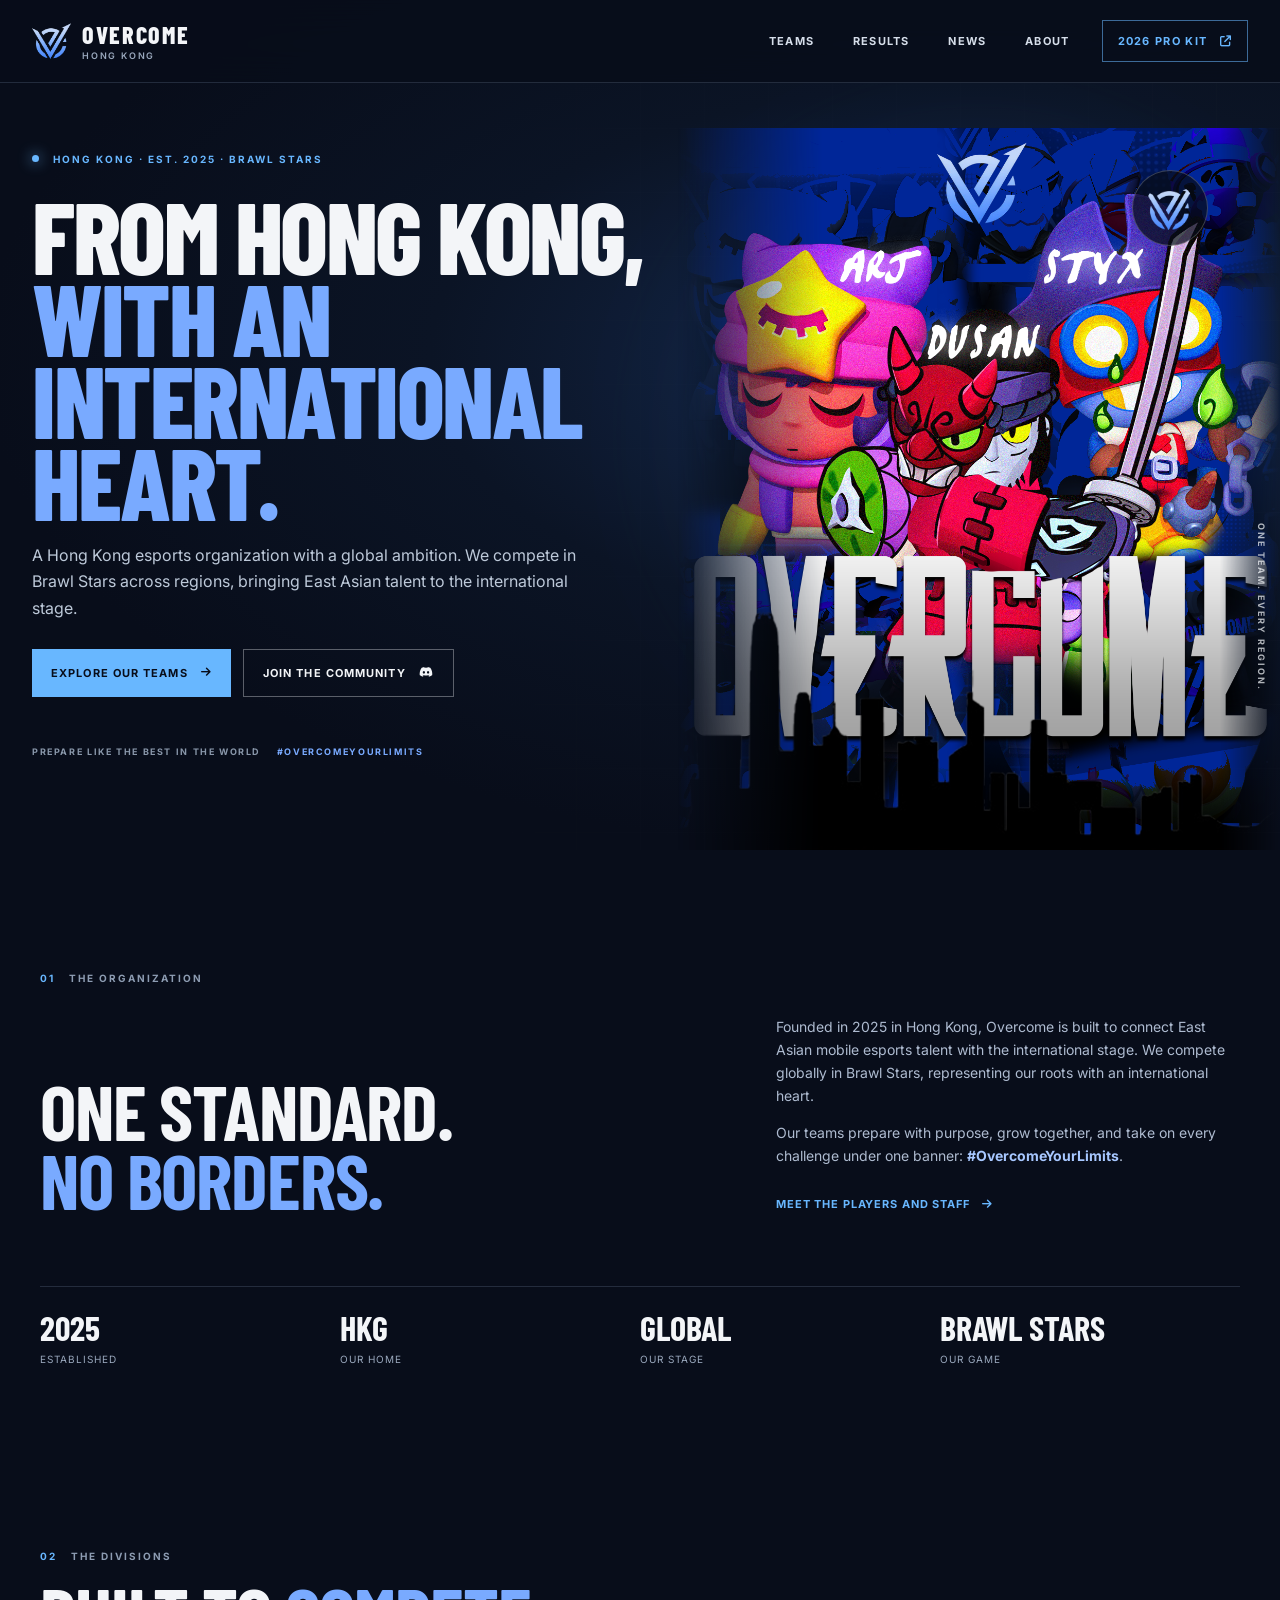
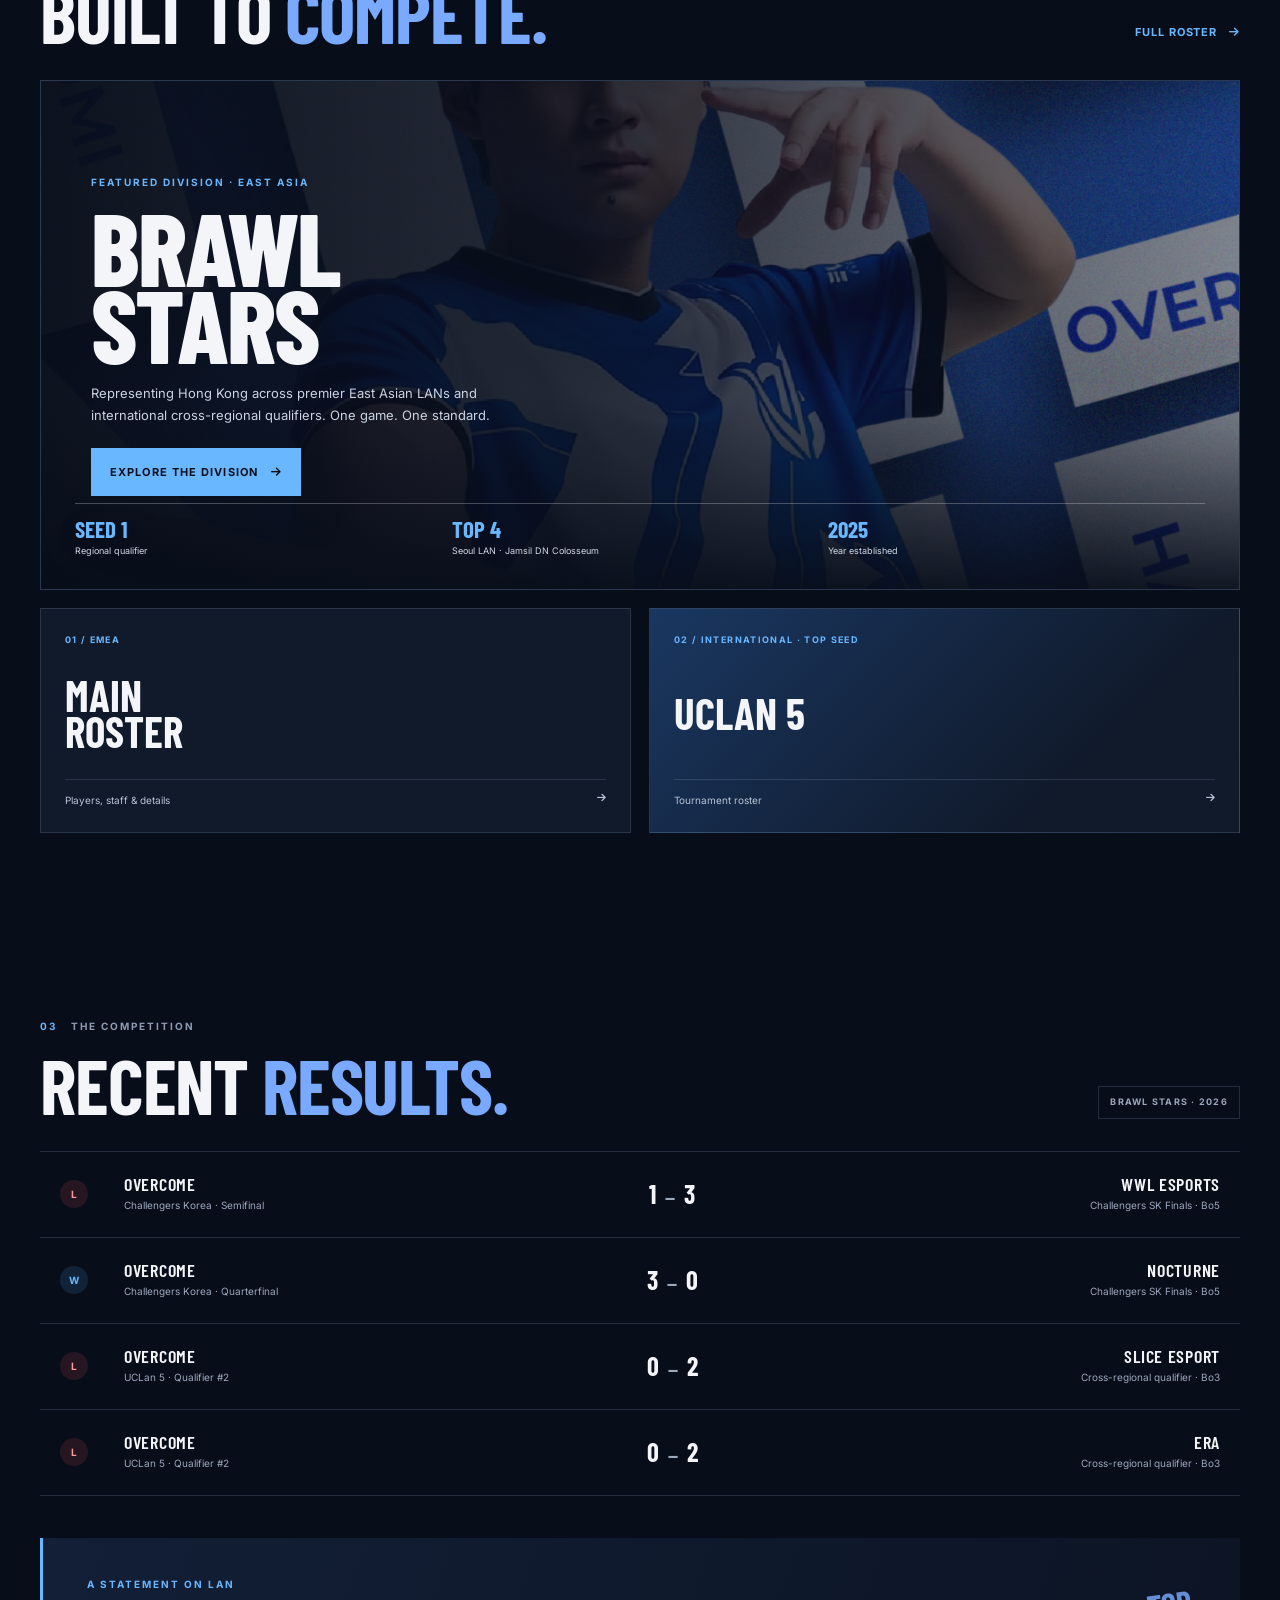
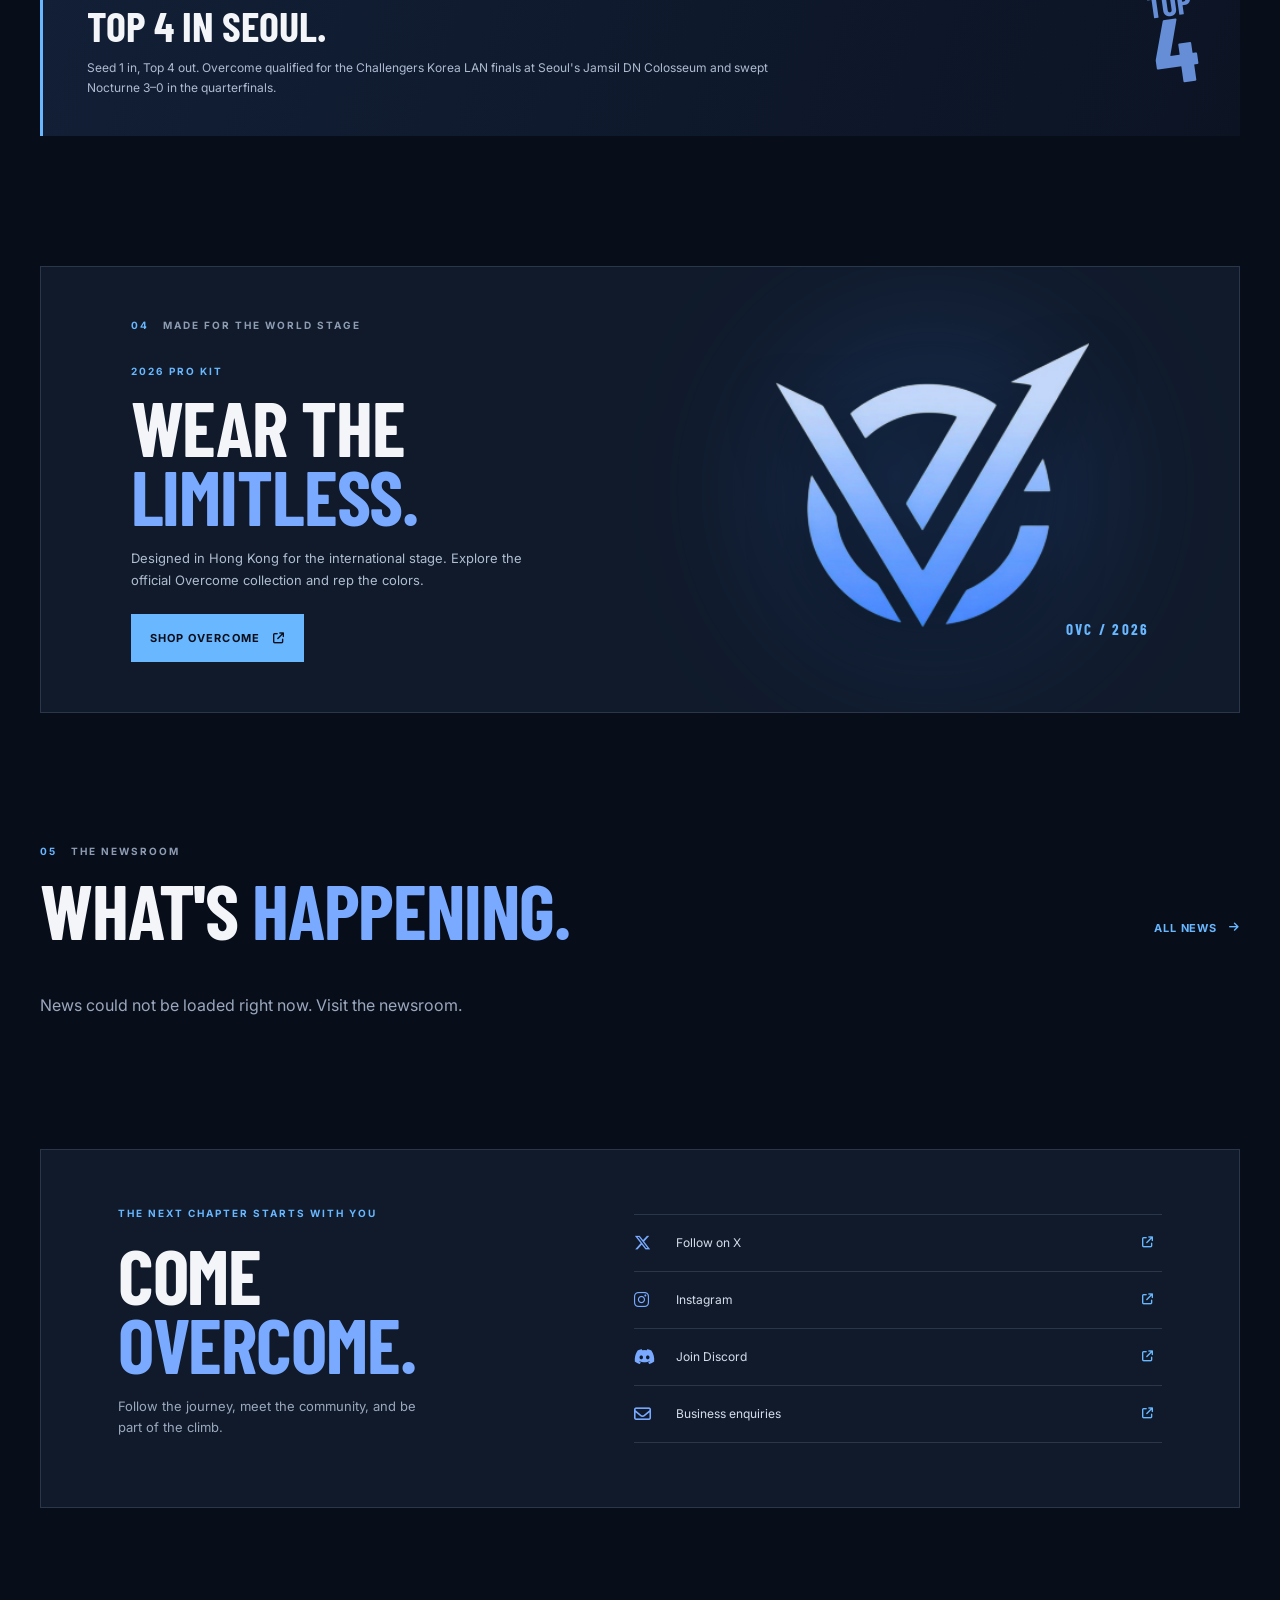
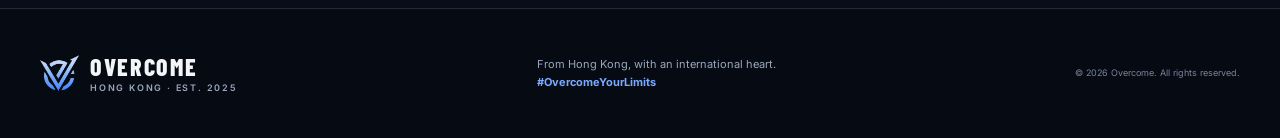
<file: index.html>
<!doctype html>
<html lang="en">
<head>
  <meta charset="UTF-8">
  <meta name="viewport" content="width=device-width, initial-scale=1">
  <meta name="theme-color" content="#080d1a">
  <meta name="description" content="Overcome is a Hong Kong esports organization established in 2025, competing globally in Brawl Stars. From Hong Kong, with an international heart.">
  <link rel="icon" href="assets/images/ovc.png" type="image/png">
  <title>Overcome | From Hong Kong, for the world</title>
  <link rel="preconnect" href="https://fonts.googleapis.com">
  <link rel="preconnect" href="https://fonts.gstatic.com" crossorigin>
  <link href="https://fonts.googleapis.com/css2?family=Barlow+Condensed:wght@500;600;700;800;900&family=Inter:wght@400;500;600;700&display=swap" rel="stylesheet">
  <link rel="stylesheet" href="https://cdnjs.cloudflare.com/ajax/libs/font-awesome/6.5.2/css/all.min.css">
  <link rel="stylesheet" href="style/style.css">
</head>
<body>
  <div class="nav-overlay"></div>
  <header class="site-header">
    <nav class="site-nav" aria-label="Main navigation">
      <a class="brand" href="index.html" aria-label="Overcome home">
        <img src="assets/images/ovc.png" alt="">
        <span>OVERCOME<small>HONG KONG</small></span>
      </a>
      <div class="nav-links">
        <a href="#teams">Teams</a>
        <a href="#results">Results</a>
        <a href="news.html">News</a>
        <a href="#about">About</a>
      </div>
      <a class="nav-cta" href="https://evo9x.gg/collections/overcome" target="_blank" rel="noopener noreferrer">2026 PRO KIT <i class="fa-solid fa-arrow-up-right-from-square" aria-hidden="true"></i></a>
      <button class="nav-toggle" type="button" aria-label="Open navigation" aria-expanded="false" aria-controls="mobile-menu"><i class="fa-solid fa-bars" aria-hidden="true"></i></button>
    </nav>
  </header>
  <div class="nav-panel" id="mobile-menu" aria-label="Mobile navigation">
    <button class="nav-close" type="button" aria-label="Close navigation"><i class="fa-solid fa-xmark" aria-hidden="true"></i></button>
    <a href="#teams">Teams</a>
    <a href="#results">Results</a>
    <a href="roster.html">Roster</a>
    <a href="news.html">News</a>
    <a href="#about">About</a>
    <a href="https://evo9x.gg/collections/overcome" target="_blank" rel="noopener noreferrer">2026 Pro Kit</a>
  </div>

  <main id="main">
    <section class="hero" id="home">
      <div class="hero-copy">
        <p class="eyebrow"><span class="eyebrow-dot"></span> HONG KONG · EST. 2025 · BRAWL STARS</p>
        <h1>FROM HONG KONG,<br><span>WITH AN INTERNATIONAL<br>HEART.</span></h1>
        <p class="hero-intro">A Hong Kong esports organization with a global ambition. We compete in Brawl Stars across regions, bringing East Asian talent to the international stage.</p>
        <div class="hero-actions">
          <a class="button button-primary" href="#teams">Explore our teams <i class="fa-solid fa-arrow-right" aria-hidden="true"></i></a>
          <a class="button button-outline" href="https://discord.gg/8NGcY3fSVK" target="_blank" rel="noopener noreferrer">Join the community <i class="fa-brands fa-discord" aria-hidden="true"></i></a>
        </div>
        <p class="hero-motto">PREPARE LIKE THE BEST IN THE WORLD <span>#OVERCOMEYOURLIMITS</span></p>
      </div>
      <div class="hero-visual" data-artwork-slot="hero-key-art">
        <div class="hero-art-glow"></div>
        <img class="hero-roster-art" src="assets/images/2026-04-25-overcomemainemea2026.png" alt="Overcome 2026 EMEA roster artwork">
        <img class="hero-emblem" src="assets/images/ovc.png" alt="Overcome emblem">
        <span class="hero-visual-label">ONE TEAM. EVERY REGION.</span>
      </div>
    </section>

    <section class="identity section-shell" id="identity">
      <div class="section-kicker"><span>01</span> THE ORGANIZATION</div>
      <div class="identity-layout">
        <h2>ONE STANDARD.<br><span>NO BORDERS.</span></h2>
        <div class="identity-copy">
          <p>Founded in 2025 in Hong Kong, Overcome is built to connect East Asian mobile esports talent with the international stage. We compete globally in Brawl Stars, representing our roots with an international heart.</p>
          <p>Our teams prepare with purpose, grow together, and take on every challenge under one banner: <strong>#OvercomeYourLimits</strong>.</p>
          <a class="text-link" href="roster.html">Meet the players and staff <i class="fa-solid fa-arrow-right" aria-hidden="true"></i></a>
        </div>
      </div>
      <div class="identity-facts">
        <div><strong>2025</strong><span>Established</span></div>
        <div><strong>HKG</strong><span>Our home</span></div>
        <div><strong>GLOBAL</strong><span>Our stage</span></div>
        <div><strong>BRAWL STARS</strong><span>Our game</span></div>
      </div>
    </section>

    <section class="teams-section section-shell" id="teams">
      <div class="section-heading">
        <div><div class="section-kicker"><span>02</span> THE DIVISIONS</div><h2>BUILT TO <span>COMPETE.</span></h2></div>
        <a class="text-link" href="roster.html">Full roster <i class="fa-solid fa-arrow-right" aria-hidden="true"></i></a>
      </div>
      <article class="featured-division" data-artwork-slot="featured-team-art">
        <img class="division-art" src="assets/images/2026-07-20-ROSTER ANNOUNCMENT.png" alt="Overcome Challengers Korea roster announcement artwork">
        <div class="division-shade"></div>
        <div class="division-copy">
          <p class="eyebrow">FEATURED DIVISION · EAST ASIA</p>
          <h3>BRAWL<br>STARS</h3>
          <p>Representing Hong Kong across premier East Asian LANs and international cross-regional qualifiers. One game. One standard.</p>
          <a class="button button-primary" href="roster.html#korea">Explore the division <i class="fa-solid fa-arrow-right" aria-hidden="true"></i></a>
        </div>
        <div class="division-highlights">
          <div><strong>SEED 1</strong><span>Regional qualifier</span></div>
          <div><strong>TOP 4</strong><span>Seoul LAN · Jamsil DN Colosseum</span></div>
          <div><strong>2025</strong><span>Year established</span></div>
        </div>
      </article>
      <div class="division-grid">
        <a class="division-tile" href="roster.html#emea">
          <span class="tile-index">01 / EMEA</span><h3>MAIN<br>ROSTER</h3><span class="tile-link">Players, staff & details <i class="fa-solid fa-arrow-right" aria-hidden="true"></i></span>
        </a>
        <!--<a class="division-tile" href="roster.html#north-america">
          <span class="tile-index">02 / NORTH AMERICA</span><h3>TIER B<br>SQUAD</h3><span class="tile-link">Players, staff & details <i class="fa-solid fa-arrow-right" aria-hidden="true"></i></span>
        </a>-->
        <a class="division-tile division-tile-image" data-artwork-slot="uclan-tournament-art" href="roster.html#uclan">
          <span class="tile-index">02 / INTERNATIONAL · TOP SEED</span><h3>UCLAN 5</h3><span class="tile-link">Tournament roster <i class="fa-solid fa-arrow-right" aria-hidden="true"></i></span>
        </a>
      </div>
    </section>

    <section class="results-section section-shell" id="results">
      <div class="section-heading">
        <div><div class="section-kicker"><span>03</span> THE COMPETITION</div><h2>RECENT <span>RESULTS.</span></h2></div>
        <span class="results-note">BRAWL STARS · 2026</span>
      </div>
      <div class="results-list" aria-label="Recent Overcome match results">
        <article class="result-row"><span class="result-status loss">L</span><div class="result-team"><strong>OVERCOME</strong><span>Challengers Korea · Semifinal</span></div><strong class="result-score">1 <i>—</i> 3</strong><div class="result-opponent"><strong>WWL ESPORTS</strong><span>Challengers SK Finals · Bo5</span></div></article>
        <article class="result-row"><span class="result-status win">W</span><div class="result-team"><strong>OVERCOME</strong><span>Challengers Korea · Quarterfinal</span></div><strong class="result-score">3 <i>—</i> 0</strong><div class="result-opponent"><strong>NOCTURNE</strong><span>Challengers SK Finals · Bo5</span></div></article>
        <article class="result-row"><span class="result-status loss">L</span><div class="result-team"><strong>OVERCOME</strong><span>UCLan 5 · Qualifier #2</span></div><strong class="result-score">0 <i>—</i> 2</strong><div class="result-opponent"><strong>SLICE ESPORT</strong><span>Cross-regional qualifier · Bo3</span></div></article>
        <article class="result-row"><span class="result-status loss">L</span><div class="result-team"><strong>OVERCOME</strong><span>UCLan 5 · Qualifier #2</span></div><strong class="result-score">0 <i>—</i> 2</strong><div class="result-opponent"><strong>ERA</strong><span>Cross-regional qualifier · Bo3</span></div></article>
      </div>
      <div class="achievement-callout">
        <div><p class="eyebrow">A STATEMENT ON LAN</p><h3>TOP 4 IN SEOUL.</h3><p>Seed 1 in, Top 4 out. Overcome qualified for the Challengers Korea LAN finals at Seoul's Jamsil DN Colosseum and swept Nocturne 3–0 in the quarterfinals.</p></div>
        <span class="achievement-mark">TOP<br><strong>4</strong></span>
      </div>
    </section>

    <section class="kit-section section-shell" data-artwork-slot="pro-kit-product-image">
      <div class="kit-copy"><div class="section-kicker"><span>04</span> MADE FOR THE WORLD STAGE</div><p class="eyebrow">2026 PRO KIT</p><h2>WEAR THE<br><span>LIMITLESS.</span></h2><p>Designed in Hong Kong for the international stage. Explore the official Overcome collection and rep the colors.</p><a class="button button-primary" href="https://evo9x.gg/collections/overcome" target="_blank" rel="noopener noreferrer">Shop Overcome <i class="fa-solid fa-arrow-up-right-from-square" aria-hidden="true"></i></a></div>
      <div class="kit-art"><img src="assets/images/ovc.png" alt="Overcome emblem" loading="lazy"><span>OVC / 2026</span></div>
    </section>

    <section class="news-section section-shell" id="news">
      <div class="section-heading"><div><div class="section-kicker"><span>05</span> THE NEWSROOM</div><h2>WHAT'S <span>HAPPENING.</span></h2></div><a class="text-link" href="news.html">All news <i class="fa-solid fa-arrow-right" aria-hidden="true"></i></a></div>
      <div class="news-grid" id="latest-posts" aria-live="polite"><p class="loading">Loading latest news…</p></div>
    </section>

    <section class="community-section section-shell" id="about">
      <div class="community-copy"><p class="eyebrow">THE NEXT CHAPTER STARTS WITH YOU</p><h2>COME<br><span>OVERCOME.</span></h2><p>Follow the journey, meet the community, and be part of the climb.</p></div>
      <div class="community-links">
        <a href="https://x.com/Overcome_OVC" target="_blank" rel="noopener noreferrer"><i class="fa-brands fa-x-twitter" aria-hidden="true"></i><span>Follow on X</span><i class="fa-solid fa-arrow-up-right-from-square" aria-hidden="true"></i></a>
        <a href="https://www.instagram.com/overcome_ovc/" target="_blank" rel="noopener noreferrer"><i class="fa-brands fa-instagram" aria-hidden="true"></i><span>Instagram</span><i class="fa-solid fa-arrow-up-right-from-square" aria-hidden="true"></i></a>
        <a href="https://discord.gg/8NGcY3fSVK" target="_blank" rel="noopener noreferrer"><i class="fa-brands fa-discord" aria-hidden="true"></i><span>Join Discord</span><i class="fa-solid fa-arrow-up-right-from-square" aria-hidden="true"></i></a>
        <a href="mailto:overcome.ovc@gmail.com"><i class="fa-regular fa-envelope" aria-hidden="true"></i><span>Business enquiries</span><i class="fa-solid fa-arrow-up-right-from-square" aria-hidden="true"></i></a>
      </div>
    </section>
  </main>

  <footer class="site-footer">
    <a class="brand footer-brand" href="index.html"><img src="assets/images/ovc.png" alt=""><span>OVERCOME<small>HONG KONG · EST. 2025</small></span></a>
    <p>From Hong Kong, with an international heart.<br><strong>#OvercomeYourLimits</strong></p>
    <span class="copyright">© 2026 Overcome. All rights reserved.</span>
  </footer>
  <script>
    (async function () {
      const container = document.getElementById("latest-posts");
      try {
        const response = await fetch("https://raw.githubusercontent.com/overcome-ovc/home/main/news/index.json");
        if (!response.ok) throw new Error(`News request failed with HTTP ${response.status}`);
        const posts = await response.json();
        if (!Array.isArray(posts)) throw new Error("News index must be an array");
        posts.sort((a, b) => new Date(b.date) - new Date(a.date));
        container.replaceChildren();
        posts.slice(0, 3).forEach((post, index) => {
          const link = document.createElement("a");
          link.className = `news-card${index === 0 ? " news-card-featured" : ""}`;
          link.href = `post.html?file=${encodeURIComponent(post.file)}`;
          const image = document.createElement("img");
          image.src = post.image || "assets/images/ovc.png";
          image.alt = "";
          image.loading = "lazy";
          const content = document.createElement("div");
          content.className = "news-card-content";
          const date = document.createElement("span");
          date.className = "news-date";
          date.textContent = post.date;
          const title = document.createElement("h3");
          title.textContent = post.title;
          const readMore = document.createElement("span");
          readMore.className = "news-read-more";
          readMore.textContent = "Read story";
          content.append(date, title, readMore);
          link.append(image, content);
          container.append(link);
        });
        if (!posts.length) container.textContent = "No news has been published yet.";
      } catch (error) {
        console.error("Could not load Overcome news:", error);
        container.innerHTML = '<p class="loading">News could not be loaded right now. Visit <a href="news.html">the newsroom</a>.</p>';
      }
    })();
  </script>
  <script src="scripts/nav.js"></script>
</body>
</html>
</file>
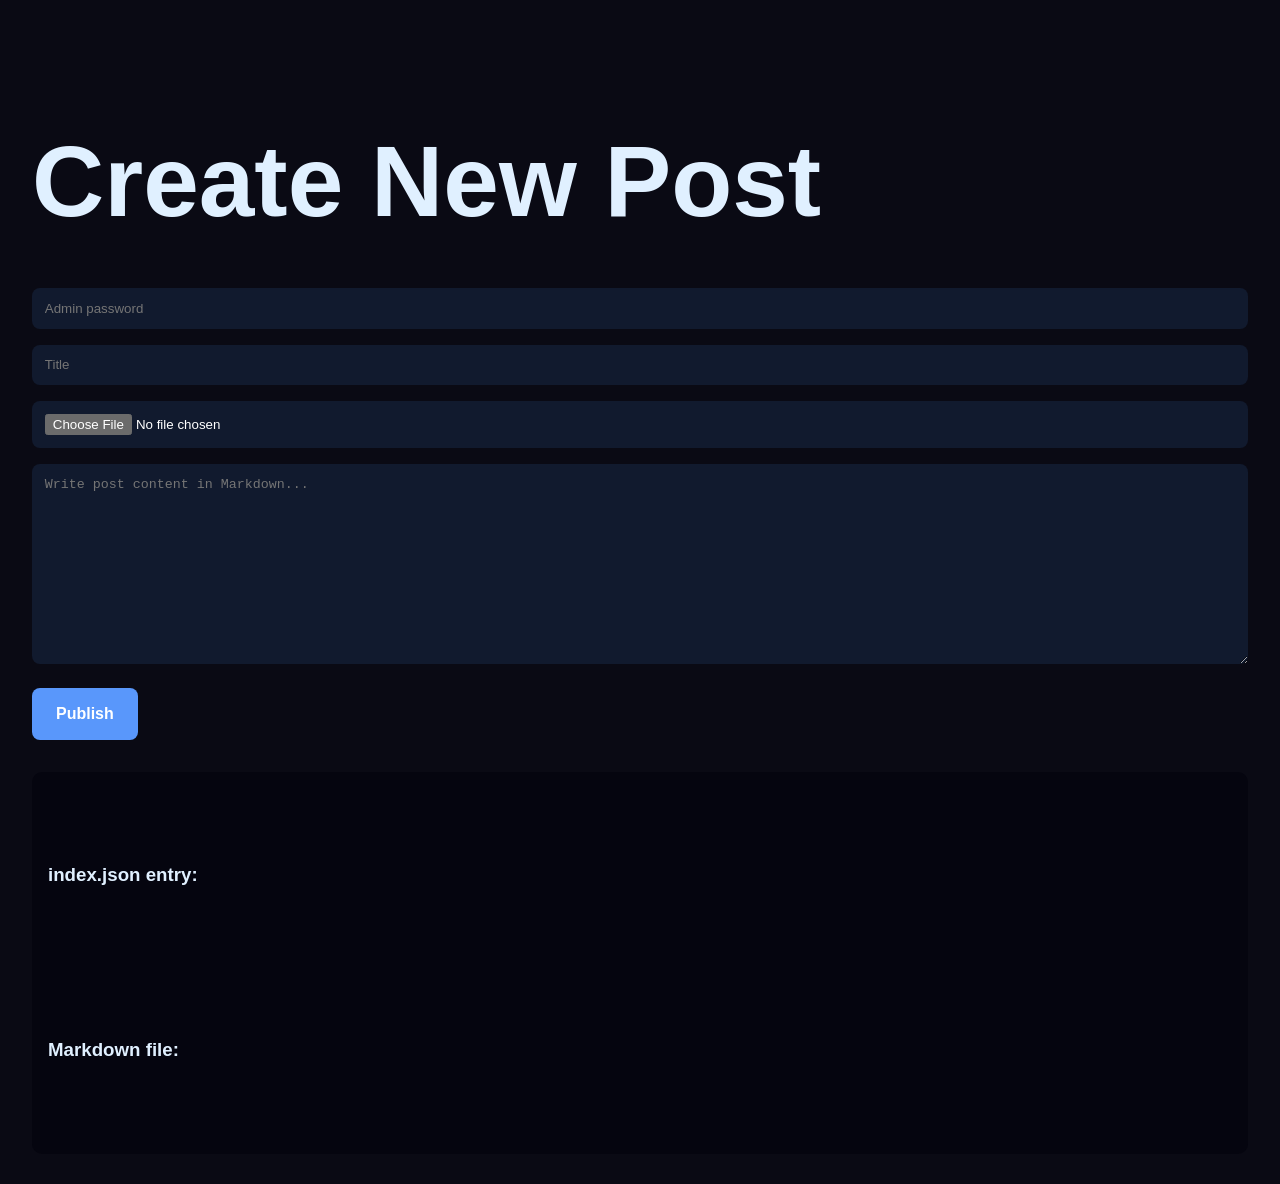
<file: create.html>
<!DOCTYPE html>
<html lang="en">
<head>
  <meta charset="UTF-8">
  <title>Create News | Overcome</title>
  <link rel="icon" href="assets/images/ovc.png" type="image/png">
  <meta name="viewport" content="width=device-width, initial-scale=1.0">
  <link rel="preconnect" href="https://fonts.googleapis.com">
  <link rel="preconnect" href="https://fonts.gstatic.com" crossorigin>
  <link href="https://fonts.googleapis.com/css2?family=Orbitron:wght@500;700&family=Roboto:wght@400;700&display=swap" rel="stylesheet">
  <link rel="stylesheet" href="https://cdnjs.cloudflare.com/ajax/libs/font-awesome/6.5.0/css/all.min.css">
  <link rel="stylesheet" href="style/style.css" />
  <style>
    body {
      background: #0a0a14;
      color: #e0f0ff;
      font-family: Arial, sans-serif;
      padding: 2rem;
    }

    h1 {
      margin-bottom: 1.5rem;
    }

    input, textarea {
      width: 100%;
      margin-bottom: 1rem;
      padding: 0.8rem;
      border-radius: 8px;
      border: none;
      background: #111a2e;
      color: white;
    }

    textarea {
      height: 200px;
      resize: vertical;
    }

    button {
      padding: 0.8rem 1.5rem;
      background: #5997fb;
      border: none;
      border-radius: 8px;
      color: white;
      cursor: pointer;
      font-weight: bold;
    }

    button:hover {
      background: #3b7be0;
    }

    .output {
      margin-top: 2rem;
      background: #05050f;
      padding: 1rem;
      border-radius: 10px;
      white-space: pre-wrap;
    }
  </style>
</head>
<body>

<h1>Create New Post</h1>
<input id="password" type="password" placeholder="Admin password">
<input id="title" placeholder="Title ">
<input type="file" id="imageFile" accept="image/*">
<img id="preview" style="max-width:200px;margin:10px 0;display:none;border-radius:10px;">
<textarea id="content" placeholder="Write post content in Markdown..."></textarea>

<button onclick="generate()">Publish</button>

<div class="output">
  <h3>index.json entry:</h3>
  <code id="json"></code>

  <h3>Markdown file:</h3>
  <code id="md"></code>
</div>

<script>
let imageFile = null;

document.getElementById('imageFile').addEventListener('change', function(e){
  const file = e.target.files[0];
  if (!file) return;

  imageFile = file;

  const reader = new FileReader();
  reader.onload = function(e) {
    const preview = document.getElementById('preview');
    preview.src = e.target.result;
    preview.style.display = "block";
  };
  reader.readAsDataURL(file);
});

async function generate() {
  const password = document.getElementById('password').value;
  const title = document.getElementById('title').value;
  const content = document.getElementById('content').value;

  if (!password || !title || !content) {
    alert("Fill all fields (including password)");
    return;
  }

  const formData = new FormData();
  formData.append("password", password);
  formData.append("title", title);
  formData.append("content", content);

  if (imageFile) {
    formData.append("image", imageFile);
  }

  try {
    const res = await fetch("https://git.overcome-ovc.workers.dev", {
      method: "POST",
      body: formData
    });

    const text = await res.text();
    console.log(text);

    const data = JSON.parse(text);

    if (data.ok) {
      alert("Post added");
    } else {
      alert(data.error || "Error");
    }

  } catch (err) {
    console.error(err);
    alert("Network error");
  }
}
</script>
</body>
</html>
</file>
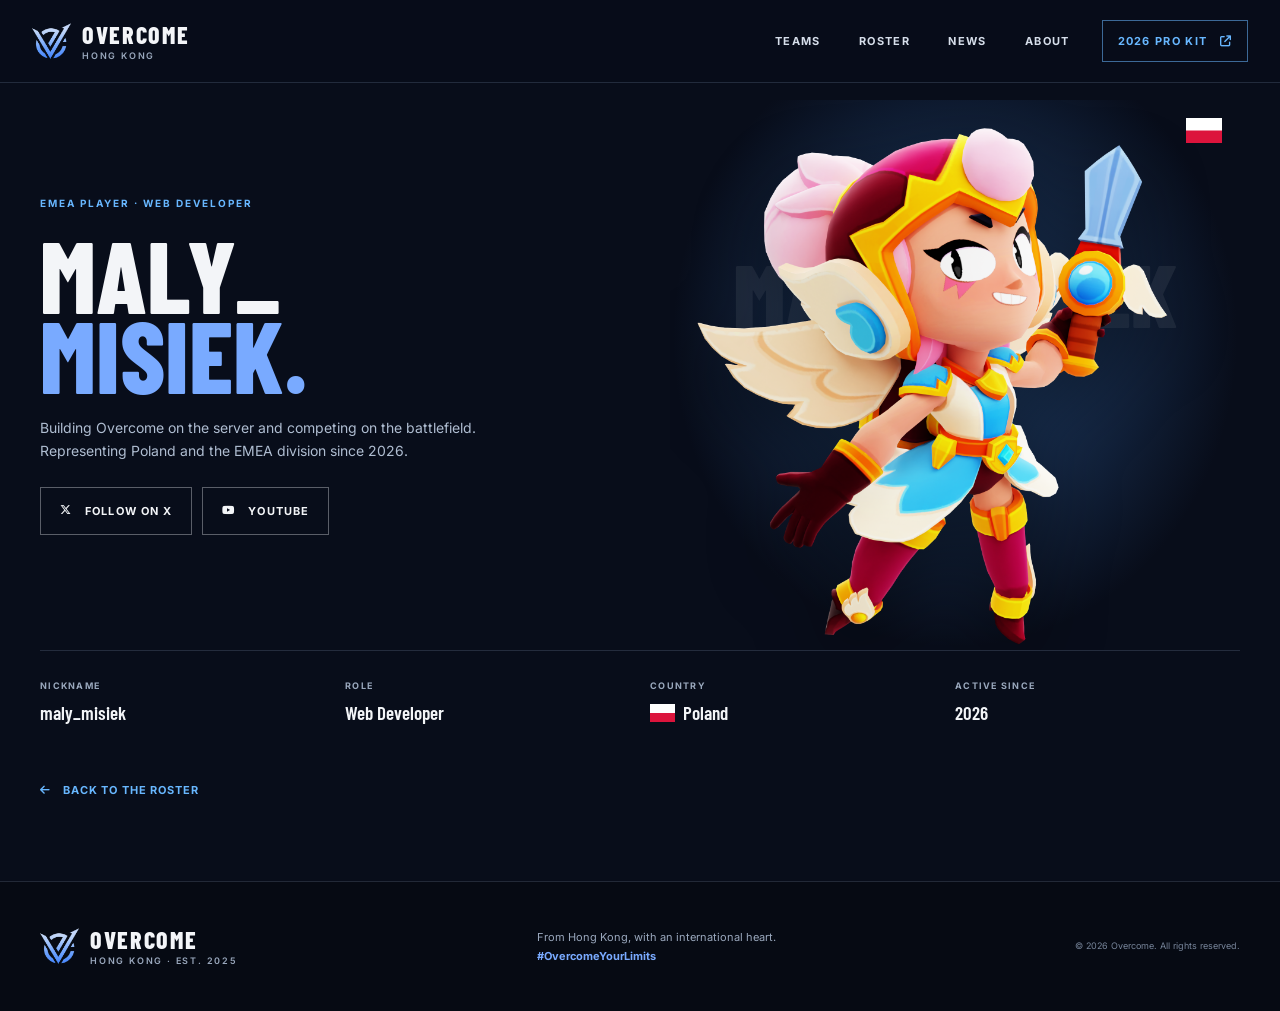
<file: maly_misiek.html>
<!doctype html>
<html lang="en">
<head>
  <meta charset="UTF-8">
  <meta name="viewport" content="width=device-width, initial-scale=1">
  <meta name="theme-color" content="#080d1a">
  <meta name="description" content="Meet maly_misiek, Overcome EMEA player and web developer.">
  <link rel="icon" href="assets/images/ovc.png" type="image/png">
  <title>maly_misiek | Overcome Esports</title>
  <link rel="preconnect" href="https://fonts.googleapis.com">
  <link rel="preconnect" href="https://fonts.gstatic.com" crossorigin>
  <link href="https://fonts.googleapis.com/css2?family=Barlow+Condensed:wght@500;600;700;800;900&family=Inter:wght@400;500;600;700&display=swap" rel="stylesheet">
  <link rel="stylesheet" href="https://cdnjs.cloudflare.com/ajax/libs/font-awesome/6.5.2/css/all.min.css">
  <link rel="stylesheet" href="style/style.css">
</head>
<body>
  <div class="nav-overlay"></div>
  <header class="site-header">
    <nav class="site-nav" aria-label="Main navigation">
      <a class="brand" href="index.html" aria-label="Overcome home"><img src="assets/images/ovc.png" alt=""><span>OVERCOME<small>HONG KONG</small></span></a>
      <div class="nav-links"><a href="index.html#teams">Teams</a><a href="roster.html">Roster</a><a href="news.html">News</a><a href="index.html#about">About</a></div>
      <a class="nav-cta" href="https://evo9x.gg/collections/overcome" target="_blank" rel="noopener noreferrer">2026 PRO KIT <i class="fa-solid fa-arrow-up-right-from-square" aria-hidden="true"></i></a>
      <button class="nav-toggle" type="button" aria-label="Open navigation" aria-expanded="false" aria-controls="mobile-menu"><i class="fa-solid fa-bars" aria-hidden="true"></i></button>
    </nav>
  </header>
  <div class="nav-panel" id="mobile-menu" aria-label="Mobile navigation">
    <button class="nav-close" type="button" aria-label="Close navigation"><i class="fa-solid fa-xmark" aria-hidden="true"></i></button>
    <a href="index.html#teams">Teams</a><a href="roster.html">Roster</a><a href="news.html">News</a><a href="index.html#about">About</a><a href="https://evo9x.gg/collections/overcome" target="_blank" rel="noopener noreferrer">2026 Pro Kit</a>
  </div>
  <main id="main">
    <section class="player-profile-hero section-shell">
      <div class="player-profile-copy">
        <p class="eyebrow">EMEA PLAYER · WEB DEVELOPER</p>
        <h1>MALY_<br><span>MISIEK.</span></h1>
        <p>Building Overcome on the server and competing on the battlefield. Representing Poland and the EMEA division since 2026.</p>
        <div class="player-profile-social">
          <a class="button button-outline" href="https://x.com/maly_misiek" target="_blank" rel="noopener noreferrer"><i class="fa-brands fa-x-twitter" aria-hidden="true"></i> Follow on X</a>
          <a class="button button-outline" href="https://www.youtube.com/@maly_misiek" target="_blank" rel="noopener noreferrer"><i class="fa-brands fa-youtube" aria-hidden="true"></i> YouTube</a>
        </div>
      </div>
      <div class="player-profile-art" data-image-slot="player-portrait-maly-misiek">
        <span class="player-profile-name">MALY_MISIEK</span>
        <img src="assets/images/players/maly_misiek.png" alt="maly_misiek character artwork">
        <img class="flag" src="assets/flags/pl.svg" alt="Poland">
      </div>
    </section>
    <section class="profile-facts section-shell">
      <div><span>Nickname</span><strong>maly_misiek</strong></div>
      <div><span>Role</span><strong>Web Developer</strong></div>
      <div><span>Country</span><strong><img src="assets/flags/pl.svg" alt=""> Poland</strong></div>
      <div><span>Active since</span><strong>2026</strong></div>
    </section>
    <section class="section-shell profile-back"><a class="text-link" href="roster.html#academy"><i class="fa-solid fa-arrow-left" aria-hidden="true"></i> Back to the roster</a></section>
    <section>
      
    </section>
  </main>
  <footer class="site-footer">
    <a class="brand footer-brand" href="index.html"><img src="assets/images/ovc.png" alt=""><span>OVERCOME<small>HONG KONG · EST. 2025</small></span></a>
    <p>From Hong Kong, with an international heart.<br><strong>#OvercomeYourLimits</strong></p>
    <span class="copyright">© 2026 Overcome. All rights reserved.</span>
  </footer>
  <script src="scripts/nav.js"></script>
</body>
</html>
</file>
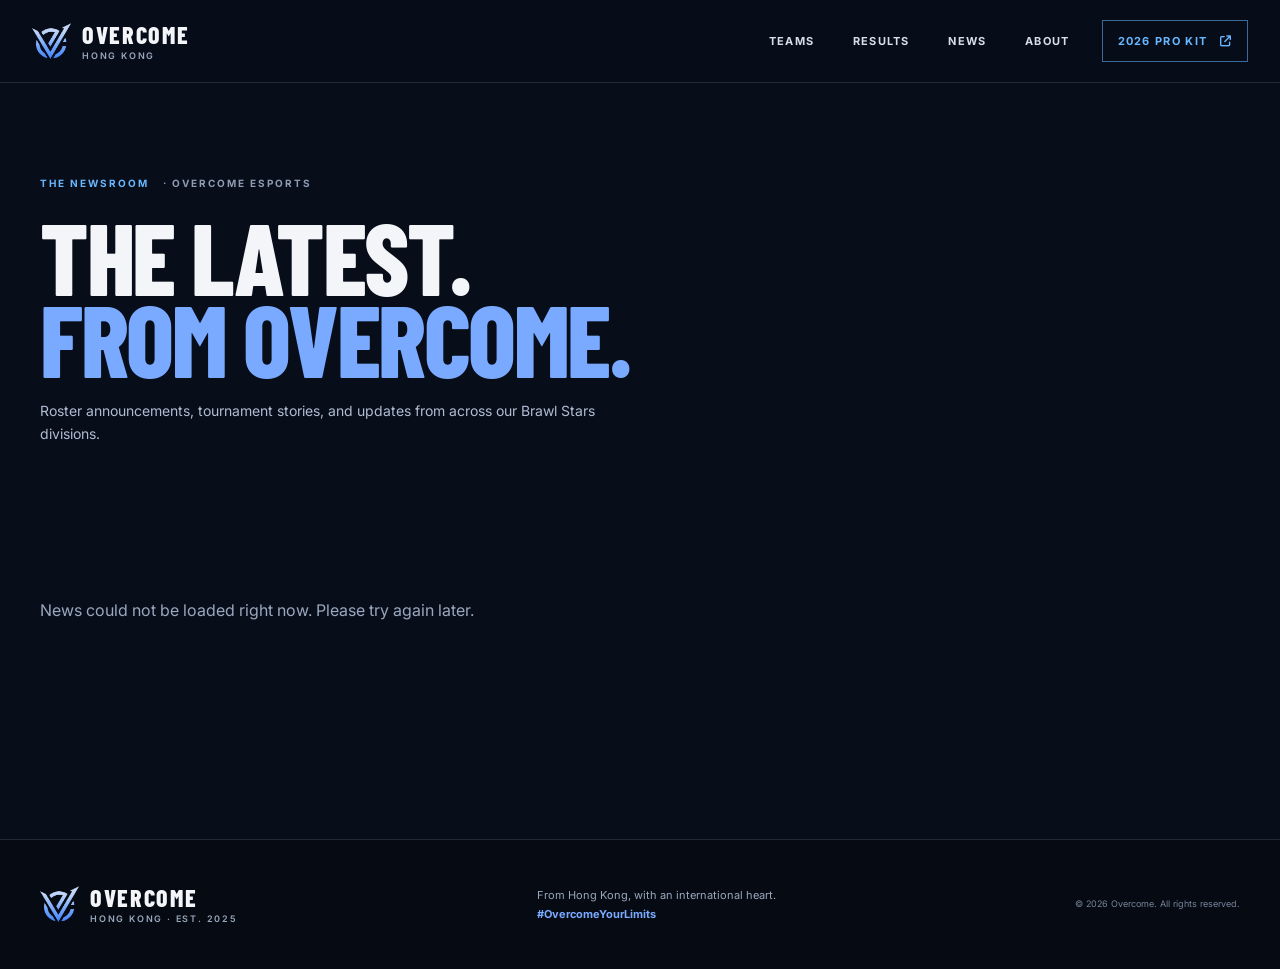
<file: news.html>
<!doctype html>
<html lang="en">
<head>
  <meta charset="UTF-8">
  <meta name="viewport" content="width=device-width, initial-scale=1">
  <meta name="theme-color" content="#080d1a">
  <meta name="description" content="The latest Overcome Esports Brawl Stars news, roster announcements, and tournament updates.">
  <link rel="icon" href="assets/images/ovc.png" type="image/png">
  <title>Newsroom | Overcome Esports</title>
  <link rel="preconnect" href="https://fonts.googleapis.com">
  <link rel="preconnect" href="https://fonts.gstatic.com" crossorigin>
  <link href="https://fonts.googleapis.com/css2?family=Barlow+Condensed:wght@500;600;700;800;900&family=Inter:wght@400;500;600;700&display=swap" rel="stylesheet">
  <link rel="stylesheet" href="https://cdnjs.cloudflare.com/ajax/libs/font-awesome/6.5.2/css/all.min.css">
  <link rel="stylesheet" href="style/style.css">
</head>
<body>
  <div class="nav-overlay"></div>
  <header class="site-header">
    <nav class="site-nav" aria-label="Main navigation">
      <a class="brand" href="index.html" aria-label="Overcome home"><img src="assets/images/ovc.png" alt=""><span>OVERCOME<small>HONG KONG</small></span></a>
      <div class="nav-links"><a href="index.html#teams">Teams</a><a href="index.html#results">Results</a><a href="news.html" aria-current="page">News</a><a href="index.html#about">About</a></div>
      <a class="nav-cta" href="https://evo9x.gg/collections/overcome" target="_blank" rel="noopener noreferrer">2026 PRO KIT <i class="fa-solid fa-arrow-up-right-from-square" aria-hidden="true"></i></a>
      <button class="nav-toggle" type="button" aria-label="Open navigation" aria-expanded="false" aria-controls="mobile-menu"><i class="fa-solid fa-bars" aria-hidden="true"></i></button>
    </nav>
  </header>
  <div class="nav-panel" id="mobile-menu" aria-label="Mobile navigation">
    <button class="nav-close" type="button" aria-label="Close navigation"><i class="fa-solid fa-xmark" aria-hidden="true"></i></button>
    <a href="index.html#teams">Teams</a><a href="index.html#results">Results</a><a href="news.html">News</a><a href="index.html#about">About</a><a href="https://evo9x.gg/collections/overcome" target="_blank" rel="noopener noreferrer">2026 Pro Kit</a>
  </div>
  <main id="main">
    <section class="roster-hero section-shell">
      <div class="section-kicker"><span>THE NEWSROOM</span> · OVERCOME ESPORTS</div>
      <h1>THE LATEST.<br><span>FROM OVERCOME.</span></h1>
      <p>Roster announcements, tournament stories, and updates from across our Brawl Stars divisions.</p>
    </section>
    <section class="section-shell news-section">
      <div class="news-grid" id="news-list" aria-live="polite"><p class="loading">Loading news…</p></div>
    </section>
  </main>
  <footer class="site-footer">
    <a class="brand footer-brand" href="index.html"><img src="assets/images/ovc.png" alt=""><span>OVERCOME<small>HONG KONG · EST. 2025</small></span></a>
    <p>From Hong Kong, with an international heart.<br><strong>#OvercomeYourLimits</strong></p>
    <span class="copyright">© 2026 Overcome. All rights reserved.</span>
  </footer>
  <script>
    (async function () {
      const container = document.getElementById("news-list");
      try {
        const response = await fetch("https://raw.githubusercontent.com/overcome-ovc/home/main/news/index.json");
        if (!response.ok) throw new Error(`News request failed with HTTP ${response.status}`);
        const posts = await response.json();
        if (!Array.isArray(posts)) throw new Error("News index must be an array");
        posts.sort((a, b) => new Date(b.date) - new Date(a.date));
        container.replaceChildren();
        posts.forEach((post) => {
          const card = document.createElement("a");
          card.className = "news-card";
          card.href = `post.html?file=${encodeURIComponent(post.file)}`;
          const image = document.createElement("img");
          image.src = post.image || "assets/images/ovc.png";
          image.alt = "";
          image.loading = "lazy";
          const content = document.createElement("div");
          content.className = "news-card-content";
          const date = document.createElement("span");
          date.className = "news-date";
          date.textContent = post.date;
          const title = document.createElement("h3");
          title.textContent = post.title;
          const readMore = document.createElement("span");
          readMore.className = "news-read-more";
          readMore.textContent = "Read story";
          content.append(date, title, readMore);
          card.append(image, content);
          container.append(card);
        });
        if (!posts.length) container.textContent = "No news has been published yet.";
      } catch (error) {
        console.error("Could not load Overcome news:", error);
        container.innerHTML = '<p class="loading">News could not be loaded right now. Please try again later.</p>';
      }
    })();
  </script>
  <script src="scripts/nav.js"></script>
</body>
</html>
</file>
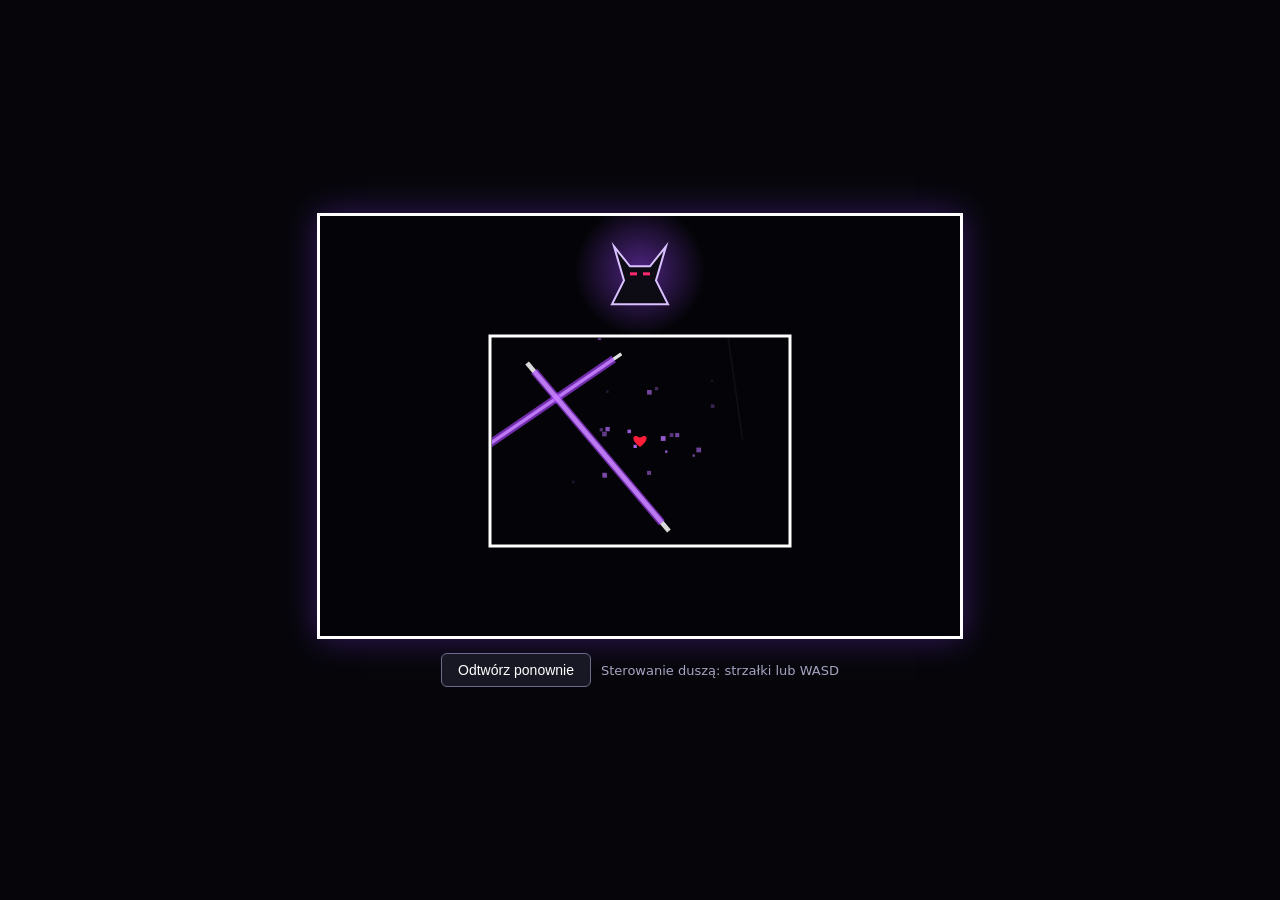
<file: roaring_knight.html>
<!DOCTYPE html>
<html lang="pl">
<head>
  <meta charset="UTF-8" />
  <meta name="viewport" content="width=device-width, initial-scale=1.0" />
  <title>Roaring Knight — Final Attack Animation</title>
  <style>
    * {
      box-sizing: border-box;
      margin: 0;
      padding: 0;
    }
    body {
      background: #06060a;
      color: #f4f4f8;
      font-family: system-ui, -apple-system, sans-serif;
      display: flex;
      flex-direction: column;
      align-items: center;
      justify-content: center;
      min-height: 100vh;
      gap: 14px;
      padding: 16px;
    }
    canvas {
      border: 3px solid #ffffff;
      background: #000000;
      box-shadow: 0 0 32px rgba(140, 60, 255, 0.35);
      max-width: 100%;
      height: auto;
      display: block;
    }
    .controls {
      display: flex;
      gap: 10px;
      align-items: center;
      flex-wrap: wrap;
      justify-content: center;
    }
    button {
      background: #181824;
      color: #fff;
      border: 1px solid #6b6b8f;
      padding: 8px 16px;
      border-radius: 6px;
      cursor: pointer;
      font-size: 14px;
    }
    button:hover {
      background: #28283d;
    }
    .hint {
      font-size: 13px;
      color: #a5a5c2;
    }
  </style>
</head>
<body>
  <canvas id="battle" width="640" height="420"></canvas>
  <div class="controls">
    <button id="replayBtn">Odtwórz ponownie</button>
    <span class="hint">Sterowanie duszą: strzałki lub WASD</span>
  </div>

  <script>
    const canvas = document.getElementById("battle");
    const ctx = canvas.getContext("2d");
    const replayBtn = document.getElementById("replayBtn");

    const box = { x: 170, y: 120, w: 300, h: 210 };
    const soul = { x: box.x + box.w / 2, y: box.y + box.h / 2, r: 7, speed: 3.4 };
    const keys = {};

    window.addEventListener("keydown", (e) => {
      keys[e.key.toLowerCase()] = true;
    });
    window.addEventListener("keyup", (e) => {
      keys[e.key.toLowerCase()] = false;
    });

    let slashes = [];
    let shockwaves = [];
    let particles = [];
    let startTime = performance.now();
    let flashAlpha = 0;

    function spawnFinalAttack() {
      slashes = [];
      shockwaves = [];
      particles = [];
      soul.x = box.x + box.w / 2;
      soul.y = box.y + box.h / 2;
      flashAlpha = 0.85;
      startTime = performance.now();

      // Seria szybkich cięć w obrębie pola walki
      const count = 18;
      for (let i = 0; i < count; i++) {
        const delay = 0.25 + i * 0.14;
        const angle = ((i % 2 === 0 ? 1 : -1) * (0.35 + (i * 0.27) % 1.1));
        const cx = box.x + 30 + ((i * 53) % (box.w - 60));
        const cy = box.y + 25 + ((i * 41) % (box.h - 50));
        slashes.push({
          delay,
          duration: 0.42,
          x: cx,
          y: cy,
          angle,
          len: 150 + (i % 4) * 35
        });
      }

      // Fale uderzeniowe na zakończenie sekwencji
      for (let w = 0; w < 3; w++) {
        shockwaves.push({
          delay: 2.9 + w * 0.28,
          duration: 0.75,
          x: box.x + box.w / 2,
          y: box.y + box.h / 2,
          maxRadius: 250
        });
      }

      // Cząsteczki mroku
      for (let p = 0; p < 70; p++) {
        const ang = Math.random() * Math.PI * 2;
        const spd = 1.2 + Math.random() * 4.5;
        particles.push({
          x: box.x + box.w / 2,
          y: box.y + box.h / 2,
          vx: Math.cos(ang) * spd,
          vy: Math.sin(ang) * spd,
          size: 2 + Math.random() * 3,
          alpha: 1,
          delay: 0.2 + Math.random() * 2.8
        });
      }
    }

    function updateSoul() {
      let dx = 0;
      let dy = 0;
      if (keys["arrowleft"] || keys["a"]) dx -= 1;
      if (keys["arrowright"] || keys["d"]) dx += 1;
      if (keys["arrowup"] || keys["w"]) dy -= 1;
      if (keys["arrowdown"] || keys["s"]) dy += 1;

      if (dx !== 0 && dy !== 0) {
        const inv = 1 / Math.SQRT2;
        dx *= inv;
        dy *= inv;
      }

      soul.x = Math.max(box.x + soul.r + 2, Math.min(box.x + box.w - soul.r - 2, soul.x + dx * soul.speed));
      soul.y = Math.max(box.y + soul.r + 2, Math.min(box.y + box.h - soul.r - 2, soul.y + dy * soul.speed));
    }

    function drawKnightSilhouette(t) {
      const kx = canvas.width / 2;
      const ky = 58 + Math.sin(t * 3.5) * 4;

      ctx.save();
      ctx.translate(kx, ky);

      // Poświata
      const grad = ctx.createRadialGradient(0, 0, 5, 0, 0, 65);
      grad.addColorStop(0, "rgba(155, 70, 255, 0.45)");
      grad.addColorStop(1, "rgba(155, 70, 255, 0)");
      ctx.fillStyle = grad;
      ctx.beginPath();
      ctx.arc(0, 0, 65, 0, Math.PI * 2);
      ctx.fill();

      // Sylwetka i rogi
      ctx.fillStyle = "#0d0b14";
      ctx.strokeStyle = "#d9c2ff";
      ctx.lineWidth = 2;

      ctx.beginPath();
      ctx.moveTo(-26, -24);
      ctx.lineTo(-10, -4);
      ctx.lineTo(10, -4);
      ctx.lineTo(26, -24);
      ctx.lineTo(16, 10);
      ctx.lineTo(28, 34);
      ctx.lineTo(-28, 34);
      ctx.lineTo(-16, 10);
      ctx.closePath();
      ctx.fill();
      ctx.stroke();

      // Wizjer
      ctx.fillStyle = "#ff2a6d";
      ctx.fillRect(-10, 2, 7, 3);
      ctx.fillRect(3, 2, 7, 3);

      ctx.restore();
    }

    function drawSoul() {
      ctx.save();
      ctx.translate(soul.x, soul.y);
      ctx.fillStyle = "#ff1e38";
      ctx.beginPath();
      const s = soul.r;
      ctx.moveTo(0, s * 0.85);
      ctx.bezierCurveTo(-s * 1.4, -s * 0.1, -s * 1.1, -s * 1.2, 0, -s * 0.45);
      ctx.bezierCurveTo(s * 1.1, -s * 1.2, s * 1.4, -s * 0.1, 0, s * 0.85);
      ctx.fill();
      ctx.restore();
    }

    function render(now) {
      const t = (now - startTime) / 1000;
      updateSoul();

      ctx.clearRect(0, 0, canvas.width, canvas.height);

      // Tło
      ctx.fillStyle = "#040408";
      ctx.fillRect(0, 0, canvas.width, canvas.height);

      drawKnightSilhouette(t);

      // Pole walki
      ctx.strokeStyle = "#ffffff";
      ctx.lineWidth = 3;
      ctx.strokeRect(box.x, box.y, box.w, box.h);

      // Wnętrze pola walki
      ctx.save();
      ctx.beginPath();
      ctx.rect(box.x + 2, box.y + 2, box.w - 4, box.h - 4);
      ctx.clip();

      // Cząsteczki
      for (const p of particles) {
        if (t >= p.delay) {
          const pt = t - p.delay;
          const px = p.x + p.vx * pt * 35;
          const py = p.y + p.vy * pt * 35;
          const alpha = Math.max(0, 1 - pt * 0.9);
          ctx.fillStyle = `rgba(185, 110, 255, ${alpha})`;
          ctx.fillRect(px, py, p.size, p.size);
        }
      }

      // Cięcia
      for (const sl of slashes) {
        if (t >= sl.delay && t <= sl.delay + sl.duration) {
          const p = (t - sl.delay) / sl.duration;
          const alpha = Math.sin(p * Math.PI);

          ctx.save();
          ctx.translate(sl.x, sl.y);
          ctx.rotate(sl.angle);

          // Linia ostrzeżenia / rozbłysk
          ctx.strokeStyle = `rgba(255, 255, 255, ${alpha})`;
          ctx.lineWidth = 2 + (1 - p) * 4;
          ctx.beginPath();
          ctx.moveTo(-sl.len / 2, 0);
          ctx.lineTo(sl.len / 2, 0);
          ctx.stroke();

          // Fioletowa aura cięcia
          ctx.strokeStyle = `rgba(170, 65, 255, ${alpha * 0.75})`;
          ctx.lineWidth = 9 * alpha;
          ctx.beginPath();
          ctx.moveTo(-sl.len * 0.45, 0);
          ctx.lineTo(sl.len * 0.45, 0);
          ctx.stroke();

          ctx.restore();
        }
      }

      // Fale uderzeniowe
      for (const sw of shockwaves) {
        if (t >= sw.delay && t <= sw.delay + sw.duration) {
          const p = (t - sw.delay) / sw.duration;
          const radius = 12 + p * sw.maxRadius;
          const alpha = (1 - p) * 0.8;

          ctx.strokeStyle = `rgba(220, 170, 255, ${alpha})`;
          ctx.lineWidth = 4 * (1 - p) + 1;
          ctx.beginPath();
          ctx.arc(sw.x, sw.y, radius, 0, Math.PI * 2);
          ctx.stroke();
        }
      }

      drawSoul();
      ctx.restore();

      // Błysk początkowy
      if (flashAlpha > 0.01) {
        ctx.fillStyle = `rgba(255, 255, 255, ${flashAlpha})`;
        ctx.fillRect(0, 0, canvas.width, canvas.height);
        flashAlpha *= 0.88;
      }

      // Zapętlenie animacji po zakończeniu
      if (t > 4.2) {
        spawnFinalAttack();
      }

      requestAnimationFrame(render);
    }

    replayBtn.addEventListener("click", spawnFinalAttack);
    spawnFinalAttack();
    requestAnimationFrame(render);
  </script>
</body>
</html>
</file>
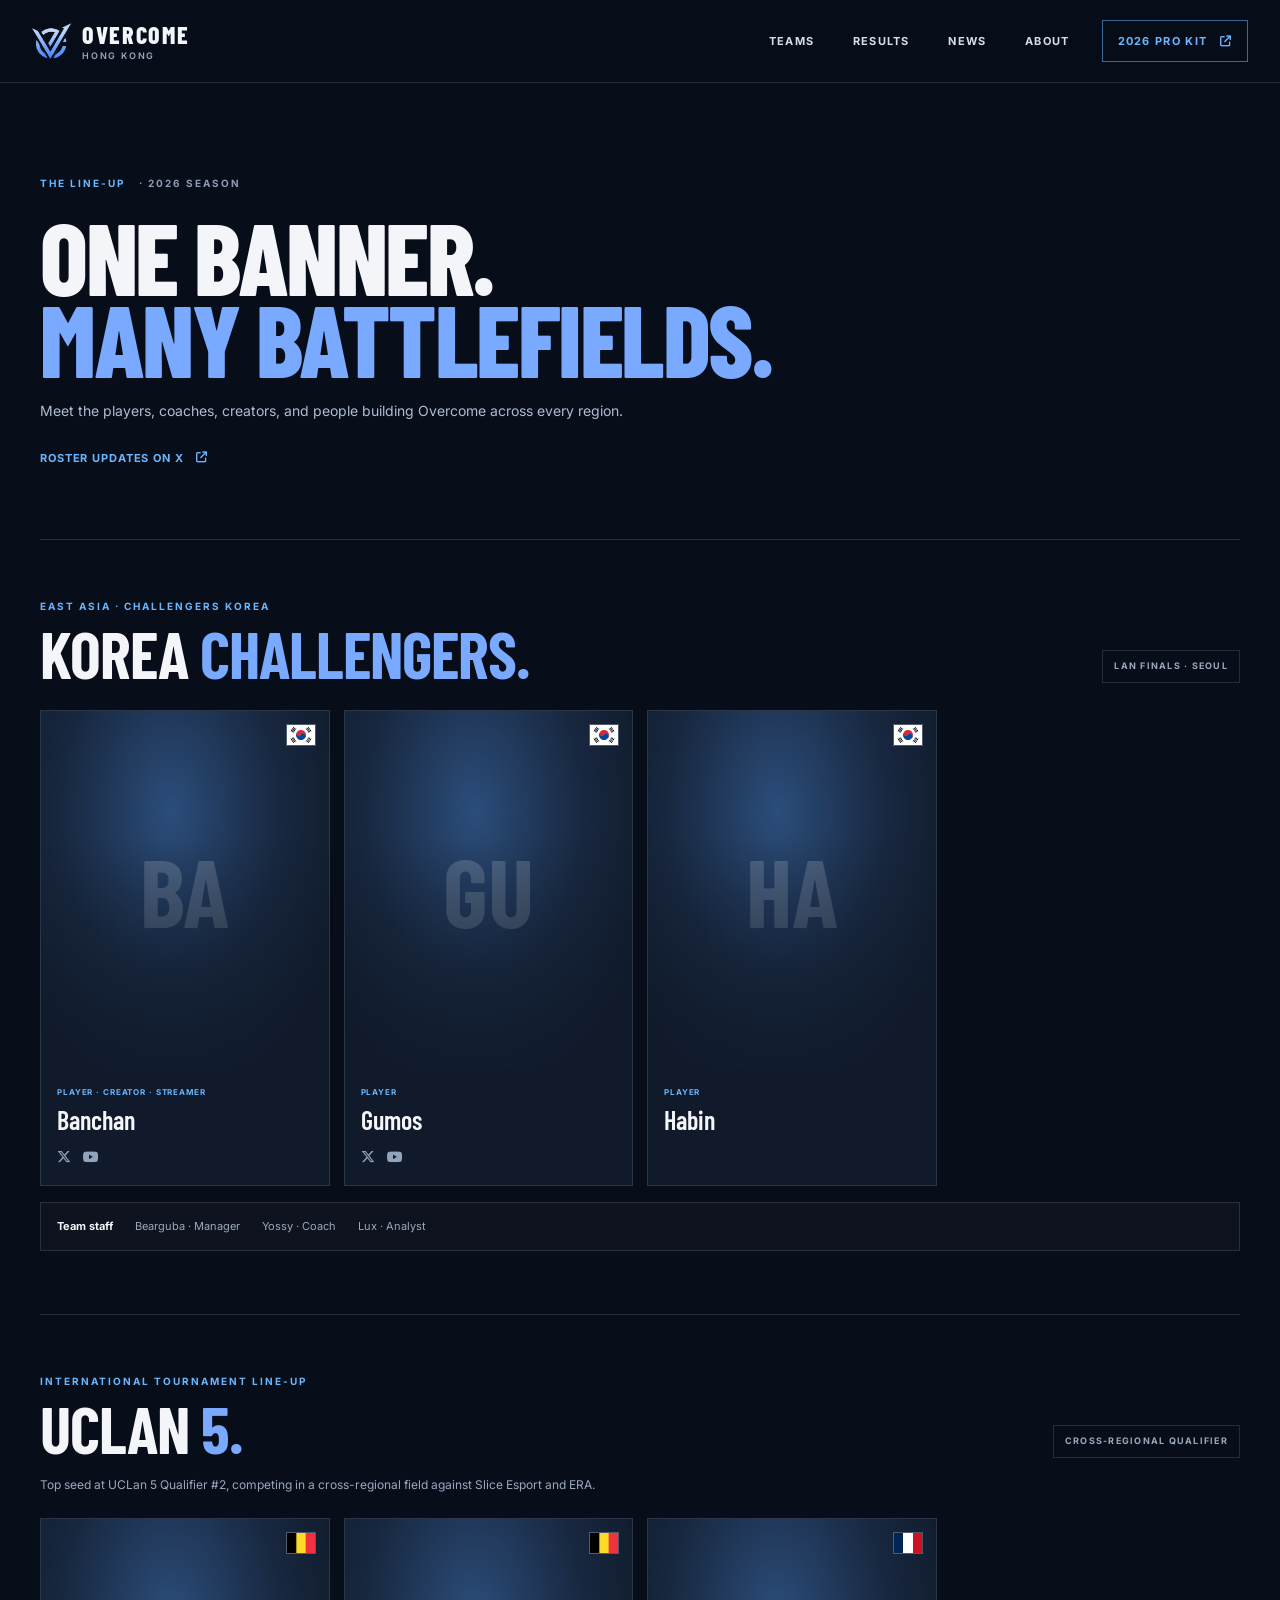
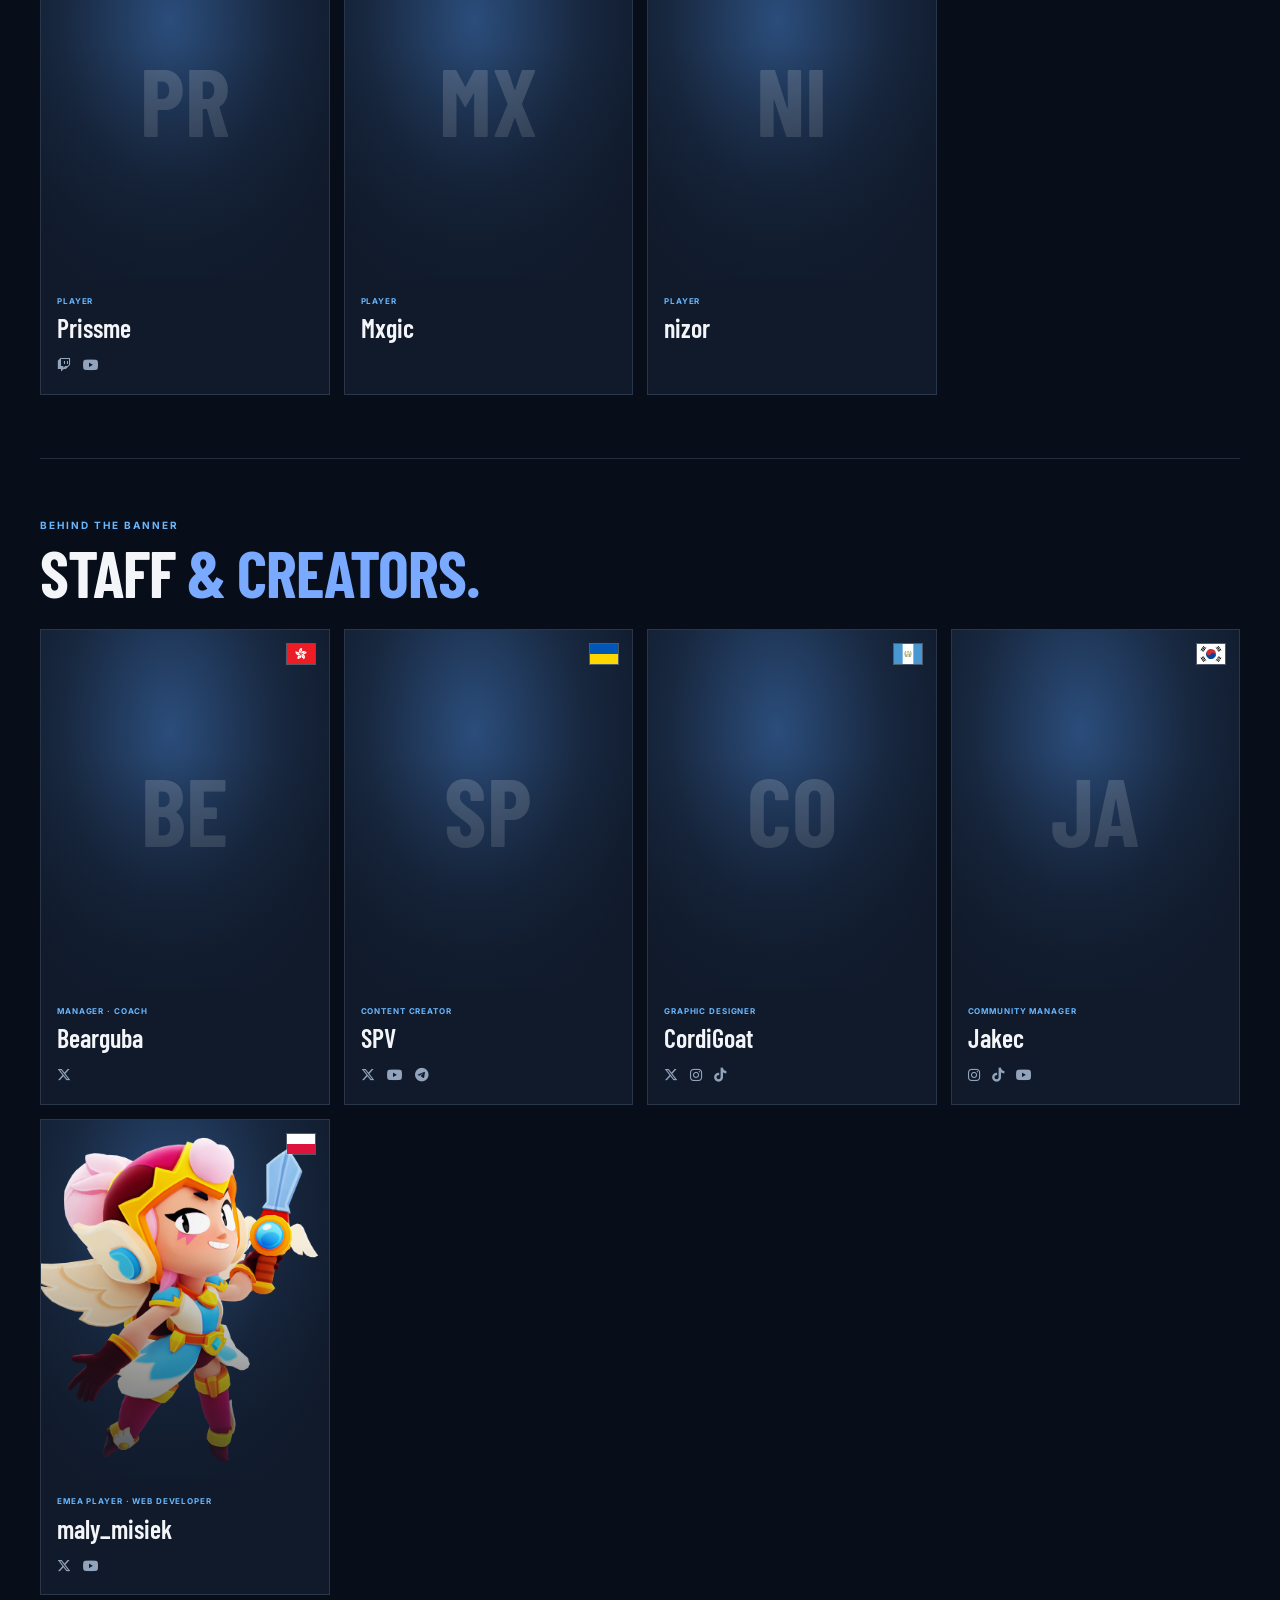
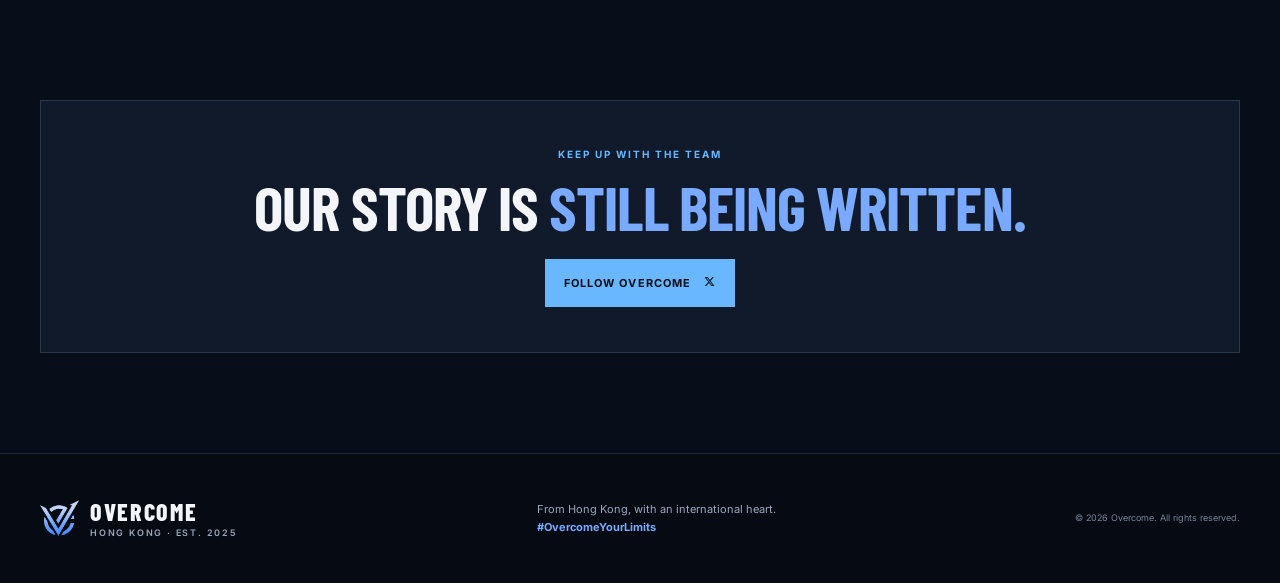
<file: roster.html>
<!doctype html>
<html lang="en">
<head>
  <meta charset="UTF-8">
  <meta name="viewport" content="width=device-width, initial-scale=1">
  <meta name="theme-color" content="#080d1a">
  <meta name="description" content="Meet the Overcome Brawl Stars players, teams, creators, and staff across Korea, EMEA, North America, and the academy.">
  <link rel="icon" href="assets/images/ovc.png" type="image/png">
  <title>Teams & Roster | Overcome Esports</title>
  <link rel="preconnect" href="https://fonts.googleapis.com">
  <link rel="preconnect" href="https://fonts.gstatic.com" crossorigin>
  <link href="https://fonts.googleapis.com/css2?family=Barlow+Condensed:wght@500;600;700;800;900&family=Inter:wght@400;500;600;700&display=swap" rel="stylesheet">
  <link rel="stylesheet" href="https://cdnjs.cloudflare.com/ajax/libs/font-awesome/6.5.2/css/all.min.css">
  <link rel="stylesheet" href="style/style.css">
</head>
<body class="roster-page">
  <div class="nav-overlay"></div>
  <header class="site-header">
    <nav class="site-nav" aria-label="Main navigation">
      <a class="brand" href="index.html" aria-label="Overcome home"><img src="assets/images/ovc.png" alt=""><span>OVERCOME<small>HONG KONG</small></span></a>
      <div class="nav-links"><a href="index.html#teams">Teams</a><a href="index.html#results">Results</a><a href="news.html">News</a><a href="index.html#about">About</a></div>
      <a class="nav-cta" href="https://evo9x.gg/collections/overcome" target="_blank" rel="noopener noreferrer">2026 PRO KIT <i class="fa-solid fa-arrow-up-right-from-square" aria-hidden="true"></i></a>
      <button class="nav-toggle" type="button" aria-label="Open navigation" aria-expanded="false" aria-controls="mobile-menu"><i class="fa-solid fa-bars" aria-hidden="true"></i></button>
    </nav>
  </header>
  <div class="nav-panel" id="mobile-menu" aria-label="Mobile navigation">
    <button class="nav-close" type="button" aria-label="Close navigation"><i class="fa-solid fa-xmark" aria-hidden="true"></i></button>
    <a href="index.html#teams">Teams</a><a href="index.html#results">Results</a><a href="news.html">News</a><a href="index.html#about">About</a><a href="https://evo9x.gg/collections/overcome" target="_blank" rel="noopener noreferrer">2026 Pro Kit</a>
  </div>
  <main id="main">
    <section class="roster-hero section-shell">
      <div class="section-kicker"><span>THE LINE-UP</span> · 2026 SEASON</div>
      <h1>ONE BANNER.<br><span>MANY BATTLEFIELDS.</span></h1>
      <p>Meet the players, coaches, creators, and people building Overcome across every region.</p>
      <a class="text-link" href="https://x.com/Overcome_OVC" target="_blank" rel="noopener noreferrer">Roster updates on X <i class="fa-solid fa-arrow-up-right-from-square" aria-hidden="true"></i></a>
    </section>

    <section class="roster-section section-shell" id="korea">
      <div class="roster-heading"><div><p class="eyebrow">EAST ASIA · CHALLENGERS KOREA</p><h2>KOREA <span>CHALLENGERS.</span></h2></div><span class="roster-result">LAN FINALS · SEOUL</span></div>
      <div class="member-grid">
        <article class="member-card"><div class="member-art" data-image-slot="player-portrait-banchan"><span>BA</span><img class="flag" src="assets/flags/kr.svg" alt="South Korea"></div><div class="member-info"><span class="member-role">PLAYER · CREATOR · STREAMER</span><h3>Banchan</h3><div class="member-social"><a href="https://x.com/OpnbMitbanchan" aria-label="Banchan on X" target="_blank" rel="noopener noreferrer"><i class="fa-brands fa-x-twitter"></i></a><a href="https://www.youtube.com/@Mitbanchan" aria-label="Banchan on YouTube" target="_blank" rel="noopener noreferrer"><i class="fa-brands fa-youtube"></i></a></div></div></article>
        <article class="member-card"><div class="member-art" data-image-slot="player-portrait-gumos"><span>GU</span><img class="flag" src="assets/flags/kr.svg" alt="South Korea"></div><div class="member-info"><span class="member-role">PLAYER</span><h3>Gumos</h3><div class="member-social"><a href="https://x.com/GumosYT" aria-label="Gumos on X" target="_blank" rel="noopener noreferrer"><i class="fa-brands fa-x-twitter"></i></a><a href="https://www.youtube.com/@TAGUMY" aria-label="Gumos on YouTube" target="_blank" rel="noopener noreferrer"><i class="fa-brands fa-youtube"></i></a></div></div></article>
        <article class="member-card"><div class="member-art" data-image-slot="player-portrait-habin"><span>HA</span><img class="flag" src="assets/flags/kr.svg" alt="South Korea"></div><div class="member-info"><span class="member-role">PLAYER</span><h3>Habin</h3></div></article>
      </div>
      <p class="team-support"><strong>Team staff</strong> <span>Bearguba · Manager</span><span>Yossy · Coach</span><span>Lux · Analyst</span></p>
    </section>

    <!--<section class="roster-section section-shell" id="emea">
      <div class="roster-heading"><div><p class="eyebrow">EUROPE, MIDDLE EAST & AFRICA</p><h2>EMEA <span>MAIN ROSTER.</span></h2></div><span class="roster-result">2026 DIVISION</span></div>
      <div class="member-grid">
        <article class="member-card"><div class="member-art" data-image-slot="player-portrait-arj"><span>AR</span><img class="flag" src="assets/flags/pl.svg" alt="Poland"></div><div class="member-info"><span class="member-role">PLAYER</span><h3>Arj</h3><div class="member-social"><a href="https://x.com/arj2010241518" aria-label="Arj on X" target="_blank" rel="noopener noreferrer"><i class="fa-brands fa-x-twitter"></i></a></div></div></article>
        <article class="member-card"><div class="member-art" data-image-slot="player-portrait-dusan"><span>DU</span><img class="flag" src="assets/flags/rs.svg" alt="Serbia"></div><div class="member-info"><span class="member-role">PLAYER</span><h3>Dusan</h3><div class="member-social"><a href="https://x.com/Dusan126352" aria-label="Dusan on X" target="_blank" rel="noopener noreferrer"><i class="fa-brands fa-x-twitter"></i></a></div></div></article>
        <article class="member-card"><div class="member-art" data-image-slot="player-portrait-styx"><span>ST</span><img class="flag" src="assets/flags/de.svg" alt="Germany"></div><div class="member-info"><span class="member-role">PLAYER</span><h3>Styx</h3><div class="member-social"><a href="https://x.com/StyxBS" aria-label="Styx on X" target="_blank" rel="noopener noreferrer"><i class="fa-brands fa-x-twitter"></i></a></div></div></article>
      </div>
      <p class="team-support"><strong>Team staff</strong> <span>Bearguba · Head Coach</span><span>cc · Manager</span><span>Frat · Substitute</span></p>
    </section> -->

   <!-- <section class="roster-section section-shell" id="north-america">
      <div class="roster-heading"><div><p class="eyebrow">NORTH AMERICA · TIER B</p><h2>NA <span>ROSTER.</span></h2></div><span class="roster-result">2026 DIVISION</span></div>
      <div class="member-grid">
        <article class="member-card"><div class="member-art" data-image-slot="player-portrait-rust"><span>RU</span></div><div class="member-info"><span class="member-role">PLAYER</span><h3>rust1407</h3></div></article>
        <article class="member-card"><div class="member-art" data-image-slot="player-portrait-tbhammerbro"><span>TB</span></div><div class="member-info"><span class="member-role">PLAYER</span><h3>tbhammerbro64</h3></div></article>
        <article class="member-card"><div class="member-art" data-image-slot="player-portrait-boubou"><span>BO</span></div><div class="member-info"><span class="member-role">PLAYER</span><h3>Bouboubs1</h3></div></article>
      </div>
      <p class="team-support"><strong>Team staff</strong> <span>7689Juanda · Manager</span></p>
    </section> -->

    <section class="roster-section section-shell" id="uclan">
      <div class="roster-heading"><div><p class="eyebrow">INTERNATIONAL TOURNAMENT LINE-UP</p><h2>UCLAN <span>5.</span></h2></div><span class="roster-result">CROSS-REGIONAL QUALIFIER</span></div>
      <p class="roster-intro">Top seed at UCLan 5 Qualifier #2, competing in a cross-regional field against Slice Esport and ERA.</p>
      <div class="member-grid">
        <article class="member-card"><div class="member-art" data-image-slot="player-portrait-prissme"><span>PR</span><img class="flag" src="assets/flags/be.svg" alt="Belgium"></div><div class="member-info"><span class="member-role">PLAYER</span><h3>Prissme</h3><div class="member-social"><a href="https://www.twitch.tv/prissmetv" aria-label="Prissme on Twitch" target="_blank" rel="noopener noreferrer"><i class="fa-brands fa-twitch"></i></a><a href="https://www.youtube.com/channel/UCBuKuWW8dkdHLBWsQ22jL0Q" aria-label="Prissme on YouTube" target="_blank" rel="noopener noreferrer"><i class="fa-brands fa-youtube"></i></a></div></div></article>
        <article class="member-card"><div class="member-art" data-image-slot="player-portrait-mxgic"><span>MX</span><img class="flag" src="assets/flags/be.svg" alt="Belgium"></div><div class="member-info"><span class="member-role">PLAYER</span><h3>Mxgic</h3></div></article>
        <article class="member-card"><div class="member-art" data-image-slot="player-portrait-nizor"><span>NI</span><img class="flag" src="assets/flags/fr.svg" alt="France"></div><div class="member-info"><span class="member-role">PLAYER</span><h3>nizor</h3></div></article>
      </div>
    </section>

    <!--<section class="roster-section section-shell" id="academy">
      <div class="roster-heading"><div><p class="eyebrow">THE NEXT GENERATION</p><h2>ACADEMY <span>& COMMUNITY.</span></h2></div></div>
      <div class="member-grid">
        <article class="member-card"><div class="member-art" data-image-slot="player-portrait-maly-misiek"><img class="member-photo" src="assets/images/players/maly_misiek.png" alt="maly_misiek"><img class="flag" src="assets/flags/pl.svg" alt="Poland"></div><div class="member-info"><span class="member-role">EMEA PLAYER · WEB DEVELOPER</span><h3><a href="maly_misiek.html">maly_misiek</a></h3><div class="member-social"><a href="https://x.com/maly_misiek" aria-label="maly_misiek on X" target="_blank" rel="noopener noreferrer"><i class="fa-brands fa-x-twitter"></i></a><a href="https://www.youtube.com/@maly_misiek" aria-label="maly_misiek on YouTube" target="_blank" rel="noopener noreferrer"><i class="fa-brands fa-youtube"></i></a></div></div></article>
        <article class="member-card"><div class="member-art" data-image-slot="player-portrait-shadowerik"><span>SH</span><img class="flag" src="assets/flags/ua.svg" alt="Ukraine"></div><div class="member-info"><span class="member-role">EMEA PLAYER</span><h3>ShadowErik</h3><div class="member-social"><a href="https://x.com/ShadowErik999" aria-label="ShadowErik on X" target="_blank" rel="noopener noreferrer"><i class="fa-brands fa-x-twitter"></i></a><a href="https://www.youtube.com/@shadowerik7" aria-label="ShadowErik on YouTube" target="_blank" rel="noopener noreferrer"><i class="fa-brands fa-youtube"></i></a></div></div></article>
        <article class="member-card"><div class="member-art" data-image-slot="player-portrait-bylt"><span>BY</span><img class="flag" src="assets/flags/it.svg" alt="Italy"></div><div class="member-info"><span class="member-role">EMEA PLAYER</span><h3>Bylt</h3><div class="member-social"><a href="https://www.tiktok.com/@syraxx17" aria-label="Bylt on TikTok" target="_blank" rel="noopener noreferrer"><i class="fa-brands fa-tiktok"></i></a></div></div></article>
        <article class="member-card"><div class="member-art" data-image-slot="player-portrait-ker3isa"><span>KE</span><img class="flag" src="assets/flags/gt.svg" alt="Guatemala"></div><div class="member-info"><span class="member-role">CHESS PLAYER · COMMUNITY MANAGER</span><h3>Ker3isa</h3><div class="member-social"><a href="https://x.com/Ker3isa" aria-label="Ker3isa on X" target="_blank" rel="noopener noreferrer"><i class="fa-brands fa-x-twitter"></i></a><a href="https://www.youtube.com/@Ker3isaGD" aria-label="Ker3isa on YouTube" target="_blank" rel="noopener noreferrer"><i class="fa-brands fa-youtube"></i></a><a href="https://bsky.app/profile/ker3isa.bsky.social" aria-label="Ker3isa on Bluesky" target="_blank" rel="noopener noreferrer"><i class="fa-brands fa-bluesky"></i></a><a href="https://www.instagram.com/ofker3isa" aria-label="Ker3isa on Instagram" target="_blank" rel="noopener noreferrer"><i class="fa-brands fa-instagram"></i></a><a href="https://www.twitch.tv/ker3isa" aria-label="Ker3isa on Twitch" target="_blank" rel="noopener noreferrer"><i class="fa-brands fa-twitch"></i></a></div></div></article>
      </div>
    </section> -->

    <section class="roster-section section-shell" id="staff">
      <div class="roster-heading"><div><p class="eyebrow">BEHIND THE BANNER</p><h2>STAFF <span>& CREATORS.</span></h2></div></div>
      <div class="member-grid staff-grid">
        <article class="member-card"><div class="member-art"><span>BE</span><img class="flag" src="assets/flags/hk.svg" alt="Hong Kong"></div><div class="member-info"><span class="member-role">MANAGER · COACH</span><h3>Bearguba</h3><div class="member-social"><a href="https://x.com/beargubagg" aria-label="Bearguba on X" target="_blank" rel="noopener noreferrer"><i class="fa-brands fa-x-twitter"></i></a></div></div></article>
        <!--<article class="member-card"><div class="member-art"><span>CC</span><img class="flag" src="assets/flags/hk.svg" alt="Hong Kong"></div><div class="member-info"><span class="member-role">EMEA MANAGER</span><h3>cc</h3><div class="member-social"><a href="https://x.com/clm16x__" aria-label="cc on X" target="_blank" rel="noopener noreferrer"><i class="fa-brands fa-x-twitter"></i></a></div></div></article>
        <article class="member-card"><div class="member-art"><span>YO</span><img class="flag" src="assets/flags/jp.svg" alt="Japan"></div><div class="member-info"><span class="member-role">KOREA COACH</span><h3>Yossy</h3><div class="member-social"><a href="https://x.com/yossy_bs77" aria-label="Yossy on X" target="_blank" rel="noopener noreferrer"><i class="fa-brands fa-x-twitter"></i></a></div></div></article>
        <article class="member-card"><div class="member-art"><span>LU</span></div><div class="member-info"><span class="member-role">KOREA ANALYST</span><h3>Luxbrawlstars</h3></div></article>
        <article class="member-card"><div class="member-art"><span>RA</span><img class="flag" src="assets/flags/uz.svg" alt="Uzbekistan"></div><div class="member-info"><span class="member-role">EMEA COACH</span><h3>Razer</h3><div class="member-social"><a href="https://x.com/razerz0ne" aria-label="Razer on X" target="_blank" rel="noopener noreferrer"><i class="fa-brands fa-x-twitter"></i></a><a href="https://www.youtube.com/channel/UC9VfHmlnG8QKyc1pA2Yb45Q" aria-label="Razer on YouTube" target="_blank" rel="noopener noreferrer"><i class="fa-brands fa-youtube"></i></a><a href="https://www.twitch.tv/razersfly" aria-label="Razer on Twitch" target="_blank" rel="noopener noreferrer"><i class="fa-brands fa-twitch"></i></a><a href="https://www.tiktok.com/@razersfly" aria-label="Razer on TikTok" target="_blank" rel="noopener noreferrer"><i class="fa-brands fa-tiktok"></i></a><a href="https://t.me/razerzonetgk" aria-label="Razer on Telegram" target="_blank" rel="noopener noreferrer"><i class="fa-brands fa-telegram"></i></a></div></div></article>-->
        <article class="member-card"><div class="member-art"><span>SP</span><img class="flag" src="assets/flags/ua.svg" alt="Ukraine"></div><div class="member-info"><span class="member-role">CONTENT CREATOR</span><h3>SPV</h3><div class="member-social"><a href="https://x.com/spvukraine12" aria-label="SPV on X" target="_blank" rel="noopener noreferrer"><i class="fa-brands fa-x-twitter"></i></a><a href="https://www.youtube.com/@llc_spv" aria-label="SPV on YouTube" target="_blank" rel="noopener noreferrer"><i class="fa-brands fa-youtube"></i></a><a href="https://t.me/spvua" aria-label="SPV on Telegram" target="_blank" rel="noopener noreferrer"><i class="fa-brands fa-telegram"></i></a></div></div></article>
        <article class="member-card"><div class="member-art"><span>CO</span><img class="flag" src="assets/flags/gt.svg" alt="Guatemala"></div><div class="member-info"><span class="member-role">GRAPHIC DESIGNER</span><h3>CordiGoat</h3><div class="member-social"><a href="https://x.com/CordiDaGoat" aria-label="CordiGoat on X" target="_blank" rel="noopener noreferrer"><i class="fa-brands fa-x-twitter"></i></a><a href="https://www.instagram.com/cordigoat_bs/" aria-label="CordiGoat on Instagram" target="_blank" rel="noopener noreferrer"><i class="fa-brands fa-instagram"></i></a><a href="https://www.tiktok.com/@cordidagoat" aria-label="CordiGoat on TikTok" target="_blank" rel="noopener noreferrer"><i class="fa-brands fa-tiktok"></i></a></div></div></article>
        <article class="member-card"><div class="member-art"><span>JA</span><img class="flag" src="assets/flags/kr.svg" alt="South Korea"></div><div class="member-info"><span class="member-role">COMMUNITY MANAGER</span><h3>Jakec</h3><div class="member-social"><a href="https://www.instagram.com/jakec69420" aria-label="Jakec on Instagram" target="_blank" rel="noopener noreferrer"><i class="fa-brands fa-instagram"></i></a><a href="https://www.tiktok.com/@jakec69420" aria-label="Jakec on TikTok" target="_blank" rel="noopener noreferrer"><i class="fa-brands fa-tiktok"></i></a><a href="https://youtube.com/@jakec69420" aria-label="Jakec on YouTube" target="_blank" rel="noopener noreferrer"><i class="fa-brands fa-youtube"></i></a></div></div></article>
        <article class="member-card"><div class="member-art" data-image-slot="player-portrait-maly-misiek"><img class="member-photo" src="assets/images/players/maly_misiek.png" alt="maly_misiek"><img class="flag" src="assets/flags/pl.svg" alt="Poland"></div><div class="member-info"><span class="member-role">EMEA PLAYER · WEB DEVELOPER</span><h3><a href="maly_misiek.html">maly_misiek</a></h3><div class="member-social"><a href="https://x.com/maly_misiek" aria-label="maly_misiek on X" target="_blank" rel="noopener noreferrer"><i class="fa-brands fa-x-twitter"></i></a><a href="https://www.youtube.com/@maly_misiek" aria-label="maly_misiek on YouTube" target="_blank" rel="noopener noreferrer"><i class="fa-brands fa-youtube"></i></a></div></div></article>
      </div>
    </section>
    <section class="roster-join section-shell"><p class="eyebrow">KEEP UP WITH THE TEAM</p><h2>OUR STORY IS <span>STILL BEING WRITTEN.</span></h2><a class="button button-primary" href="https://x.com/Overcome_OVC" target="_blank" rel="noopener noreferrer">Follow Overcome <i class="fa-brands fa-x-twitter" aria-hidden="true"></i></a></section>
  </main>
  <footer class="site-footer"><a class="brand footer-brand" href="index.html"><img src="assets/images/ovc.png" alt=""><span>OVERCOME<small>HONG KONG · EST. 2025</small></span></a><p>From Hong Kong, with an international heart.<br><strong>#OvercomeYourLimits</strong></p><span class="copyright">© 2026 Overcome. All rights reserved.</span></footer>
  <script src="scripts/nav.js"></script>
</body>
</html>
</file>
<file: style/style.css>
@import url('https://fonts.googleapis.com/css2?family=Barlow+Condensed:wght@500;600;700;800;900&family=Inter:wght@400;500;600;700&display=swap');

:root {
  color-scheme: dark;
  --ink: #080d1a;
  --ink-soft: #0e1627;
  --panel: #111c30;
  --line: rgba(179, 203, 238, .16);
  --paper: #f3f5f8;
  --muted: #9aa8bd;
  --blue: #79aaff;
  --blue-bright: #a7c7ff;
  --accent-blue: #68b7ff;
  --heading: 'Barlow Condensed', Impact, sans-serif;
  --body: 'Inter', Arial, sans-serif;
}

* { box-sizing: border-box; }
html { scroll-behavior: smooth; scroll-padding-top: 86px; }
body { margin: 0; background: var(--ink); color: var(--paper); font: 16px/1.65 var(--body); overflow-x: hidden; }
body.menu-open { overflow: hidden; }
h1 { font-size: 100px !important;}
a { color: inherit; text-decoration: none; }
img { display: block; max-width: 100%; }
button { font: inherit; }
::selection { color: var(--ink); background: var(--accent-blue); }

.site-header { position: fixed; inset: 0 0 auto; z-index: 20; background: rgba(8, 13, 26, .86); border-bottom: 1px solid var(--line); backdrop-filter: blur(18px); }
.site-nav { width: min(1320px, calc(100% - 64px)); height: 82px; margin: auto; display: flex; align-items: center; justify-content: space-between; gap: 32px; }
.brand { display: inline-flex; align-items: center; gap: 11px; color: var(--paper); font: 800 24px/1 var(--heading); letter-spacing: .07em; }
.brand img { width: 39px; height: 39px; object-fit: contain; }
.brand small { display: block; margin-top: 4px; color: var(--muted); font: 600 9px/1 var(--body); letter-spacing: .2em; }
.nav-links { display: flex; align-items: center; gap: clamp(20px, 3vw, 44px); margin-left: auto; }
.nav-links a, .nav-cta { color: #d6deea; font-size: 11px; font-weight: 700; letter-spacing: .12em; text-transform: uppercase; transition: color .2s ease; }
.nav-links a:hover, .nav-cta:hover { color: var(--accent-blue); }
.nav-cta { padding: 11px 15px; border: 1px solid rgba(104, 183, 255, .55); color: var(--accent-blue); }
.nav-cta i { margin-left: 8px; }
.nav-toggle { display: none; border: 0; background: none; color: var(--paper); font-size: 22px; cursor: pointer; }
.nav-overlay { position: fixed; inset: 0; z-index: 29; background: rgba(0, 0, 0, .66); opacity: 0; pointer-events: none; transition: opacity .25s ease; }
.nav-overlay.show { opacity: 1; pointer-events: auto; }
.nav-panel { position: fixed; z-index: 30; inset: 0 0 0 auto; width: min(390px, 86vw); padding: 28px; display: flex; flex-direction: column; gap: 4px; background: #101a2b; border-left: 1px solid var(--line); transform: translateX(100%); transition: transform .3s ease; }
.nav-panel.show { transform: translateX(0); }
.nav-panel a { padding: 14px 4px; border-bottom: 1px solid var(--line); font: 700 27px/1.15 var(--heading); text-transform: uppercase; }
.nav-panel a:hover { color: var(--accent-blue); }
.nav-close { align-self: flex-end; width: 42px; height: 42px; margin-bottom: 20px; border: 1px solid var(--line); color: var(--paper); background: transparent; font-size: 20px; cursor: pointer; }

.hero { position: relative; min-height: 740px; height: min(850px, 100svh); padding: 160px max(32px, calc((100vw - 1320px) / 2)) 90px; display: flex; align-items: center; overflow: hidden; isolation: isolate; background: radial-gradient(ellipse at 75% 42%, #14294e 0, #0b1425 39%, var(--ink) 72%); }
.hero::before { position: absolute; z-index: -1; inset: 0; content: ""; opacity: .13; background-image: linear-gradient(rgba(255,255,255,.07) 1px, transparent 1px), linear-gradient(90deg, rgba(255,255,255,.07) 1px, transparent 1px); background-size: 64px 64px; mask-image: linear-gradient(90deg, transparent, black); }
.hero-copy { position: relative; z-index: 2; max-width: 750px; }
.eyebrow, .section-kicker { margin: 0; color: var(--accent-blue); font-size: 10px; font-weight: 700; letter-spacing: .2em; text-transform: uppercase; }
.eyebrow-dot { display: inline-block; width: 7px; height: 7px; margin: 0 10px 1px 0; border-radius: 50%; background: var(--accent-blue); box-shadow: 0 0 14px var(--accent-blue); }
.hero h1, .roster-hero h1 { margin: 26px 0 20px; font: 800 clamp(66px, 8.6vw, 124px)/.82 var(--heading); letter-spacing: -.025em; text-transform: uppercase; }
.hero h1 span, .roster-hero h1 span, .section-shell h2 span, .community-copy h2 span { color: var(--blue); }
.hero-intro { max-width: 570px; color: #bdc9d9; font-size: 16px; }
.hero-actions { display: flex; flex-wrap: wrap; gap: 12px; margin-top: 28px; }
.button { min-height: 48px; padding: 0 19px; display: inline-flex; align-items: center; justify-content: center; gap: 13px; font-size: 11px; font-weight: 700; letter-spacing: .1em; text-transform: uppercase; transition: transform .2s ease, background .2s ease, border-color .2s ease; }
.button:hover { transform: translateY(-2px); }
.button-primary { background: var(--accent-blue); color: var(--ink); }
.button-primary:hover { background: #91ceff; }
.button-outline { border: 1px solid rgba(243, 245, 248, .35); color: var(--paper); }
.button-outline:hover { border-color: var(--accent-blue); color: var(--accent-blue); }
.hero-motto { margin-top: 48px; color: #8997aa; font-size: 9px; font-weight: 700; letter-spacing: .18em; }
.hero-motto span { margin-left: 12px; color: var(--blue); }
.hero-visual { position: absolute; top: 15%; right: max(0px, calc((100vw - 1440px) / 2)); width: min(47vw, 620px); height: 72%; display: grid; place-items: center; }
.hero-art-glow { position: absolute; width: 76%; aspect-ratio: 1; border-radius: 50%; background: #3969b5; filter: blur(100px); opacity: .2; }
.hero-roster-art { position: relative; width: 100%; height: 100%; object-fit: contain; object-position: center; filter: drop-shadow(0 26px 42px rgba(0, 0, 0, .52)); mask-image: linear-gradient(90deg, transparent 0, black 24%, black 90%, transparent 100%); }
.hero-emblem { position: absolute; top: 7%; right: 12%; width: 76px; height: 76px; padding: 12px; border: 1px solid rgba(255,255,255,.22); border-radius: 50%; background: rgba(8,13,26,.72); }
.hero-visual-label { position: absolute; right: 2%; bottom: 8%; color: rgba(243,245,248,.72); font-size: 9px; font-weight: 700; letter-spacing: .22em; writing-mode: vertical-rl; }
.scroll-cue { position: absolute; bottom: 30px; left: max(32px, calc((100vw - 1320px) / 2)); display: flex; align-items: center; gap: 12px; color: var(--muted); font-size: 9px; font-weight: 700; letter-spacing: .18em; }
.scroll-cue i { color: var(--accent-blue); }

.section-shell { width: min(1200px, calc(100% - 64px)); margin-inline: auto; }
.identity { padding-top: 120px; padding-bottom: 110px; }
.section-kicker { color: #8d9cb2; }
.section-kicker span { margin-right: 10px; color: var(--accent-blue); }
.identity-layout { margin-top: 28px; display: grid; grid-template-columns: 1.15fr .85fr; gap: 9%; align-items: end; }
.section-shell h2, .community-copy h2 { margin: 0; font: 700 clamp(46px, 6vw, 78px)/.9 var(--heading); letter-spacing: -.015em; }
.identity-copy { max-width: 510px; color: #aebbd0; font-size: 14px; }
.identity-copy p { margin: 0 0 14px; }
.identity-copy strong { color: var(--blue-bright); }
.text-link { display: inline-flex; align-items: center; gap: 12px; color: var(--accent-blue); font-size: 11px; font-weight: 700; letter-spacing: .08em; text-transform: uppercase; }
.text-link:hover { color: white; }
.identity-copy .text-link { margin-top: 14px; }
.identity-facts { margin-top: 72px; padding-top: 24px; display: grid; grid-template-columns: repeat(4, 1fr); border-top: 1px solid var(--line); }
.identity-facts div { display: flex; flex-direction: column; gap: 6px; }
.identity-facts strong { font: 700 34px/1 var(--heading); }
.identity-facts span { color: var(--muted); font-size: 10px; letter-spacing: .1em; text-transform: uppercase; }

.teams-section { padding-top: 70px; padding-bottom: 100px; }
.section-heading { margin-bottom: 32px; display: flex; justify-content: space-between; align-items: end; gap: 24px; }
.section-heading h2 { margin-top: 15px; }
.section-heading > .text-link { margin-bottom: 7px; }
.featured-division { position: relative; min-height: 510px; padding: 50px; display: flex; flex-direction: column; align-items: flex-start; justify-content: center; overflow: hidden; background: #111c31; border: 1px solid var(--line); isolation: isolate; }
.division-art, .division-shade { position: absolute; z-index: -2; inset: 0; width: 100%; height: 100%; object-fit: cover; object-position: center 32%; }
.division-art { opacity: .55; }
.division-shade { z-index: -1; background: linear-gradient(90deg, rgba(8,13,26,.96) 0%, rgba(8,13,26,.79) 42%, rgba(8,13,26,.12) 100%), linear-gradient(0deg, rgba(8,13,26,.92), transparent 38%); }
.division-copy { max-width: 440px; }
.division-copy h3 { margin: 17px 0 8px; font: 800 clamp(62px, 8vw, 106px)/.75 var(--heading); letter-spacing: -.02em; }
.division-copy > p:not(.eyebrow) { max-width: 410px; margin: 22px 0; color: #cad3e2; font-size: 13px; }
.division-highlights { position: absolute; right: 34px; bottom: 30px; left: 34px; display: grid; grid-template-columns: repeat(3, 1fr); border-top: 1px solid rgba(255,255,255,.25); }
.division-highlights div { padding: 14px 18px 0 0; display: flex; flex-direction: column; gap: 3px; }
.division-highlights strong { color: var(--accent-blue); font: 700 23px/1 var(--heading); }
.division-highlights span { color: #d0d8e6; font-size: 9px; }
.division-grid { margin-top: 18px; display: grid; grid-template-columns: repeat(2, 1fr); gap: 18px; }
.division-tile { position: relative; min-height: 225px; padding: 24px; display: flex; flex-direction: column; align-items: flex-start; justify-content: space-between; overflow: hidden; background: #101a2b; border: 1px solid var(--line); transition: border-color .2s ease, transform .2s ease; }
.division-tile:hover { transform: translateY(-4px); border-color: var(--blue); }
.tile-index { position: relative; z-index: 1; color: var(--accent-blue); font-size: 9px; font-weight: 700; letter-spacing: .15em; }
.division-tile h3 { position: relative; z-index: 1; margin: 18px 0; font: 700 43px/.85 var(--heading); }
.tile-link { position: relative; z-index: 1; width: 100%; padding-top: 12px; display: flex; justify-content: space-between; border-top: 1px solid var(--line); color: #b7c3d6; font-size: 10px; }
.division-tile-image { background: linear-gradient(135deg, #1a3761, #101a2b 72%); }

.results-section { padding-top: 85px; padding-bottom: 110px; }
.results-note, .roster-result { padding: 8px 11px; border: 1px solid var(--line); color: var(--muted); font-size: 9px; font-weight: 700; letter-spacing: .14em; }
.results-list { border-top: 1px solid var(--line); }
.result-row { min-height: 86px; padding: 15px 20px; display: grid; grid-template-columns: 44px 1fr auto 1fr; align-items: center; gap: 20px; border-bottom: 1px solid var(--line); }
.result-status { width: 28px; height: 28px; display: grid; place-items: center; border-radius: 50%; font-size: 10px; font-weight: 700; }
.result-status.loss { color: #ff9a9a; background: rgba(229,77,77,.14); }
.result-status.win { color: var(--accent-blue); background: rgba(104,183,255,.13); }
.result-team, .result-opponent { display: flex; flex-direction: column; gap: 4px; }
.result-team strong, .result-opponent strong { font: 600 18px/1 var(--heading); letter-spacing: .04em; }
.result-team span, .result-opponent span { color: var(--muted); font-size: 10px; }
.result-score { min-width: 76px; text-align: center; font: 700 26px/1 var(--heading); }
.result-score i { padding: 0 4px; color: var(--muted); font-style: normal; font-size: 17px; }
.result-opponent { text-align: right; }
.achievement-callout { margin-top: 42px; padding: 38px 44px; display: flex; justify-content: space-between; align-items: center; gap: 40px; background: linear-gradient(110deg, #121f36, #0c1424); border-left: 3px solid var(--accent-blue); }
.achievement-callout > div { max-width: 700px; }
.achievement-callout h3 { margin: 12px 0; font: 700 42px/1 var(--heading); }
.achievement-callout > div > p:last-child { margin-bottom: 0; color: #aebbd0; font-size: 12px; }
.achievement-mark { color: rgba(121,170,255,.82); font: 700 32px/.7 var(--heading); text-align: center; transform: rotate(-8deg); }
.achievement-mark strong { font-size: 92px; }

.kit-section { margin-top: 20px; margin-bottom: 110px; min-height: 420px; padding: 50px 7%; display: grid; grid-template-columns: 1fr .8fr; align-items: center; gap: 40px; overflow: hidden; background: #101a2b; border: 1px solid var(--line); }
.kit-copy .eyebrow { margin-top: 30px; }
.kit-copy h2 { margin-top: 12px; }
.kit-copy > p:not(.eyebrow, .section-kicker) { max-width: 430px; margin: 18px 0 23px; color: #afbdd1; font-size: 13px; }
.kit-art { position: relative; height: 320px; display: grid; place-items: center; }
.kit-art::before { position: absolute; width: 75%; aspect-ratio: 1; content: ""; border-radius: 50%; background: #224780; filter: blur(70px); opacity: .38; }
.kit-art img { position: relative; width: 72%; height: 100%; object-fit: contain; filter: drop-shadow(0 20px 30px rgba(0,0,0,.4)); }
.kit-art span { position: absolute; right: 0; bottom: 12px; color: var(--accent-blue); font: 700 15px var(--heading); letter-spacing: .15em; }

.news-section { padding-top: 20px; padding-bottom: 110px; }
.news-grid { display: grid; grid-template-columns: repeat(3, 1fr); gap: 18px; }
.news-card { min-width: 0; overflow: hidden; background: #101a2b; border: 1px solid var(--line); transition: transform .2s ease, border-color .2s ease; }
.news-card:hover { transform: translateY(-4px); border-color: var(--blue); }
.news-card img { width: 100%; height: 205px; object-fit: cover; }
.news-card-content { min-height: 165px; padding: 20px; display: flex; flex-direction: column; align-items: flex-start; }
.news-date { color: var(--accent-blue); font-size: 9px; font-weight: 700; letter-spacing: .12em; text-transform: uppercase; }
.news-card h3 { margin: 10px 0 18px; font: 600 24px/1.05 var(--heading); }
.news-read-more { margin-top: auto; color: var(--muted); font-size: 9px; font-weight: 700; letter-spacing: .12em; text-transform: uppercase; }
.news-read-more::after { margin-left: 8px; content: "→"; color: var(--accent-blue); }
.loading { grid-column: 1 / -1; color: var(--muted); }

.community-section { margin-top: 5px; margin-bottom: 100px; padding: 55px 6%; display: grid; grid-template-columns: .9fr 1.1fr; gap: 8%; align-items: center; background: #101a2b; border: 1px solid var(--line); }
.community-copy h2 { margin: 18px 0; }
.community-copy > p:last-child { max-width: 320px; color: var(--muted); font-size: 13px; }
.community-links { border-top: 1px solid var(--line); }
.community-links a { min-height: 57px; display: grid; grid-template-columns: 30px 1fr 20px; align-items: center; gap: 12px; border-bottom: 1px solid var(--line); color: #d5deeb; font-size: 12px; }
.community-links a > i:first-child { color: var(--blue); font-size: 17px; }
.community-links a > i:last-child { color: var(--accent-blue); font-size: 11px; }
.community-links a:hover span { color: var(--accent-blue); }
.site-footer { min-height: 130px; padding: 28px max(32px, calc((100vw - 1200px) / 2)); display: flex; align-items: center; justify-content: space-between; gap: 28px; background: #060a13; border-top: 1px solid var(--line); }
.footer-brand { flex-shrink: 0; }
.site-footer > p { margin: 0; color: var(--muted); font-size: 11px; }
.site-footer > p strong { color: var(--blue); }
.copyright { color: #77859a; font-size: 9px; }

.article-main { width: min(920px, calc(100% - 48px)); margin: 0 auto 90px; padding-top: 120px; }
.article-back { margin-bottom: 24px; }
#post-root { padding: 30px; background: #101a2b; border: 1px solid var(--line); }
#post-root h1 { margin: 10px 0; font: 700 clamp(40px, 6vw, 66px)/.95 var(--heading); }
.article-cover { width: 100%; max-height: 430px; margin-bottom: 26px; object-fit: cover; }
.article-date { color: var(--muted); font-size: 11px; }
#post-root .news-body { margin-top: 28px; color: #c1ccdc; }
#post-root .news-body h2, #post-root .news-body h3 { color: var(--paper); font-family: var(--heading); }
#post-root .news-body a { color: var(--accent-blue); }
#post-root .news-body img { max-width: 100%; height: auto; }

.roster-hero { padding-top: 175px; padding-bottom: 70px; }
.roster-hero h1 { margin-top: 23px; font-size: clamp(64px, 9vw, 112px); }
.roster-hero > p:not(.section-kicker) { max-width: 590px; color: #afbdd1; font-size: 14px; }
.roster-hero .text-link { margin-top: 13px; }
.roster-section { padding-top: 58px; padding-bottom: 63px; border-top: 1px solid var(--line); scroll-margin-top: 95px; }
.roster-heading { margin-bottom: 27px; display: flex; justify-content: space-between; align-items: end; gap: 20px; }
.roster-heading h2 { margin-top: 10px; font-size: clamp(43px, 6vw, 65px); }
.roster-intro { max-width: 700px; margin: -10px 0 24px; color: var(--muted); font-size: 12px; }
.member-grid { display: grid; grid-template-columns: repeat(4, minmax(0, 1fr)); gap: 14px; }
.member-card { min-width: 0; background: #101a2b; border: 1px solid var(--line); transition: transform .2s ease, border-color .2s ease; }
.member-card:hover { transform: translateY(-4px); border-color: rgba(121,170,255,.68); }
.member-art { position: relative; width: 100%; height: auto; aspect-ratio: 4 / 5; display: grid; place-items: center; overflow: hidden; background: radial-gradient(ellipse at 45% 28%, #2b4d7b 0, #182840 48%, #101a2b 82%); }
.member-art::after { position: absolute; inset: 0; content: ""; background: linear-gradient(0deg, rgba(16,26,43,.75), transparent 65%); pointer-events: none; }
.member-art > span { color: rgba(255,255,255,.18); font: 700 96px/.8 var(--heading); }
.member-art .flag { position: absolute; z-index: 2; top: 13px; right: 13px; width: 30px; height: 22px; object-fit: cover; border: 1px solid rgba(255,255,255,.25); }
.member-art .member-photo { position: absolute; inset: 0; width: 100%; height: 100%; object-fit: cover; object-position: top center; }
.member-info { min-height: 115px; padding: 16px; }
.member-role { display: block; color: var(--accent-blue); font-size: 8px; font-weight: 700; letter-spacing: .11em; }
.member-info h3 { margin: 7px 0 5px; font: 600 26px/1 var(--heading); overflow-wrap: anywhere; }
.member-social { margin-top: 12px; display: flex; flex-wrap: wrap; gap: 12px; }
.member-social a { color: #92a4bc; font-size: 14px; }
.member-social a:hover { color: var(--accent-blue); }
.team-support { margin: 16px 0 0; padding: 14px 16px; display: flex; flex-wrap: wrap; gap: 8px 22px; background: rgba(255,255,255,.025); border: 1px solid var(--line); color: var(--muted); font-size: 11px; }
.team-support strong { color: var(--paper); }
.staff-grid { grid-template-columns: repeat(4, minmax(0, 1fr)); }
.staff-grid .member-art { height: auto; }
.roster-join { margin-top: 42px; margin-bottom: 100px; padding: 45px; text-align: center; background: #101a2b; border: 1px solid var(--line); }
.roster-join h2 { margin: 16px 0 24px; font-size: clamp(38px, 5vw, 62px); }
.member-info h3 a:hover { color: var(--accent-blue); }
.player-profile-hero { position: relative; min-height: 650px; padding-top: 150px; padding-bottom: 70px; display: flex; align-items: center; overflow: hidden; }
.player-profile-copy { position: relative; z-index: 2; max-width: 610px; }
.player-profile-copy h1 { margin: 22px 0; font: 800 clamp(75px, 11vw, 138px)/.8 var(--heading); }
.player-profile-copy h1 span { color: var(--blue); }
.player-profile-copy > p:not(.eyebrow) { max-width: 460px; color: #afbdd1; font-size: 14px; }
.player-profile-social { margin-top: 25px; display: flex; flex-wrap: wrap; gap: 10px; }
.player-profile-art { position: absolute; top: 100px; right: 0; bottom: 0; width: min(49%, 570px); display: grid; place-items: center; overflow: hidden; background: radial-gradient(ellipse at 50% 43%, #234675, transparent 70%); }
.player-profile-art > img:not(.flag) { position: relative; z-index: 1; width: 100%; height: 100%; object-fit: contain; object-position: center bottom; filter: drop-shadow(0 25px 35px rgba(0,0,0,.4)); }
.player-profile-art .flag { position: absolute; z-index: 2; top: 18px; right: 18px; width: 36px; height: 25px; object-fit: cover; }
.player-profile-name { position: absolute; top: 35%; left: 50%; color: rgba(255,255,255,.075); font: 900 clamp(48px, 7vw, 95px)/1 var(--heading); white-space: nowrap; transform: translate(-50%,-50%); }
.profile-facts { padding-top: 28px; padding-bottom: 50px; display: grid; grid-template-columns: repeat(4, 1fr); gap: 20px; border-top: 1px solid var(--line); }
.profile-facts > div { display: flex; flex-direction: column; gap: 8px; }
.profile-facts span { color: var(--muted); font-size: 9px; font-weight: 700; letter-spacing: .14em; text-transform: uppercase; }
.profile-facts strong { display: flex; align-items: center; gap: 8px; font: 600 19px/1.2 var(--heading); }
.profile-facts img { width: 25px; height: 18px; object-fit: cover; }
.profile-back { padding-top: 0; padding-bottom: 80px; }

/* Existing news and article pages share the Overcome visual system. */
body > main:not(#main) { min-height: 70vh; padding-top: 100px; }
body > nav { position: relative; z-index: 2; padding: 20px max(24px, calc((100vw - 1200px) / 2)); background: #0a1221; border-bottom: 1px solid var(--line); }
body > nav .nav-links a { color: var(--paper); font-size: 11px; font-weight: 700; letter-spacing: .1em; text-transform: uppercase; }
.news-grid:not(#latest-posts) { padding: 32px 0 90px; }
.news-grid:not(#latest-posts) .news-card img { height: 190px; }
body > main > #post-root { padding: 30px; background: #101a2b; border: 1px solid var(--line); }
#post-root h1 { font: 700 clamp(40px, 6vw, 66px)/.95 var(--heading); }
#post-root .news-body { color: #c1ccdc; }
#post-root .news-body h2, #post-root .news-body h3 { color: var(--paper); font-family: var(--heading); }
#post-root .news-body a { color: var(--accent-blue); }
#post-root .news-body img { max-width: 100%; height: auto; }
body > footer:not(.site-footer) { background: #060a13; border-top: 1px solid var(--line); }
body > footer:not(.site-footer) .footer-content { width: min(1200px, calc(100% - 48px)); margin: auto; padding: 40px 0; }
body > footer:not(.site-footer) .footer-column h3 { color: var(--paper); font-family: var(--heading); letter-spacing: .1em; }
body > footer:not(.site-footer) .footer-bottom { border-color: var(--line); }

@media (max-width: 950px) {
  .site-nav { width: calc(100% - 40px); }
  .nav-links { gap: 18px; }
  .hero { min-height: 690px; }
  .hero-visual { right: -9%; width: 54vw; opacity: .72; }
  .hero-copy { max-width: 650px; }
  .member-grid, .staff-grid { grid-template-columns: repeat(3, minmax(0, 1fr)); }
}
@media (max-width: 720px) {
  html { scroll-padding-top: 72px; }
  .site-nav { height: 70px; }
  .nav-links, .nav-cta { display: none; }
  .nav-toggle { display: block; }
  .brand { font-size: 22px; }
  .brand img { width: 34px; height: 34px; }
  .hero { min-height: 700px; height: auto; padding: 142px 26px 100px; align-items: flex-start; }
  .hero h1 { font-size: clamp(59px, 13vw, 87px); }
  .hero-intro { max-width: 440px; font-size: 14px; }
  .hero-visual { top: auto; right: -25%; bottom: 2%; width: 80vw; height: 54%; opacity: .38; }
  .hero-emblem { display: none; }
  .hero-visual-label { display: none; }
  .scroll-cue { left: 26px; bottom: 24px; }
  .section-shell { width: calc(100% - 40px); }
  .identity { padding-top: 82px; padding-bottom: 75px; }
  .identity-layout { grid-template-columns: 1fr; gap: 24px; }
  .identity-facts { margin-top: 42px; grid-template-columns: repeat(2, 1fr); gap: 25px 10px; }
  .identity-facts strong { font-size: 29px; }
  .teams-section, .results-section { padding-top: 55px; padding-bottom: 70px; }
  .featured-division { min-height: 530px; padding: 28px; justify-content: flex-start; }
  .division-art { object-position: 63% center; opacity: .42; }
  .division-shade { background: linear-gradient(90deg, rgba(8,13,26,.95), rgba(8,13,26,.35)), linear-gradient(0deg, rgba(8,13,26,.95), transparent 45%); }
  .division-copy { padding-top: 15px; }
  .division-highlights { right: 22px; bottom: 20px; left: 22px; grid-template-columns: 1fr; gap: 9px; }
  .division-highlights div { padding: 7px 0 0; flex-direction: row; align-items: baseline; gap: 10px; }
  .division-highlights strong { min-width: 64px; font-size: 19px; }
  .division-grid { grid-template-columns: 1fr; gap: 10px; }
  .division-tile { min-height: 180px; }
  .section-heading { align-items: flex-start; flex-direction: column; }
  .section-heading > .text-link { margin: 0; }
  .result-row { grid-template-columns: 30px 1fr auto; gap: 10px; padding: 14px 6px; }
  .result-opponent { grid-column: 2 / -1; text-align: left; }
  .result-score { grid-column: 3; grid-row: 1; }
  .achievement-callout { padding: 28px; }
  .achievement-mark { display: none; }
  .kit-section { padding: 33px 25px; grid-template-columns: 1fr; gap: 10px; }
  .kit-art { height: 250px; }
  .kit-art img { width: 55%; }
  .news-grid { grid-template-columns: 1fr; }
  .news-card { display: grid; grid-template-columns: 38% 1fr; }
  .news-card img { height: 100%; min-height: 150px; }
  .news-card-content { min-height: 150px; padding: 15px; }
  .news-card h3 { font-size: 20px; }
  .community-section { margin-bottom: 65px; padding: 30px 24px; grid-template-columns: 1fr; gap: 22px; }
  .site-footer { padding: 30px 22px; align-items: flex-start; flex-direction: column; gap: 15px; }
  .roster-hero { padding-top: 140px; padding-bottom: 55px; }
  .roster-heading { align-items: flex-start; flex-direction: column; }
  .member-grid, .staff-grid { grid-template-columns: repeat(2, minmax(0, 1fr)); gap: 10px; }
  .member-art { height: auto; }
  .member-info { padding: 13px; }
  .member-info h3 { font-size: 23px; }
  .roster-section { padding-top: 40px; padding-bottom: 45px; }
  .roster-join { padding: 32px 18px; }
  .player-profile-hero { min-height: 710px; padding-top: 135px; align-items: flex-start; }
  .player-profile-art { top: auto; right: -14%; bottom: 0; width: 83%; height: 55%; opacity: .7; }
  .profile-facts { grid-template-columns: repeat(2, 1fr); }
  .article-main { padding-top: 100px; }
  body > main:not(#main) { padding-top: 70px; }
}
@media (max-width: 420px) {
  .hero { padding-inline: 20px; }
  .hero h1 { font-size: 56px; }
  .hero-actions { align-items: stretch; flex-direction: column; }
  .hero-actions .button { width: 100%; }
  .member-grid, .staff-grid { grid-template-columns: 1fr 1fr; }
  .member-art { height: auto; }
  .team-support { flex-direction: column; gap: 6px; }
  .news-card { grid-template-columns: 1fr; }
  .news-card img { height: 170px; }
}
@media (prefers-reduced-motion: reduce) {
  *, *::before, *::after { scroll-behavior: auto !important; animation-duration: .01ms !important; transition-duration: .01ms !important; }
}
</file>
